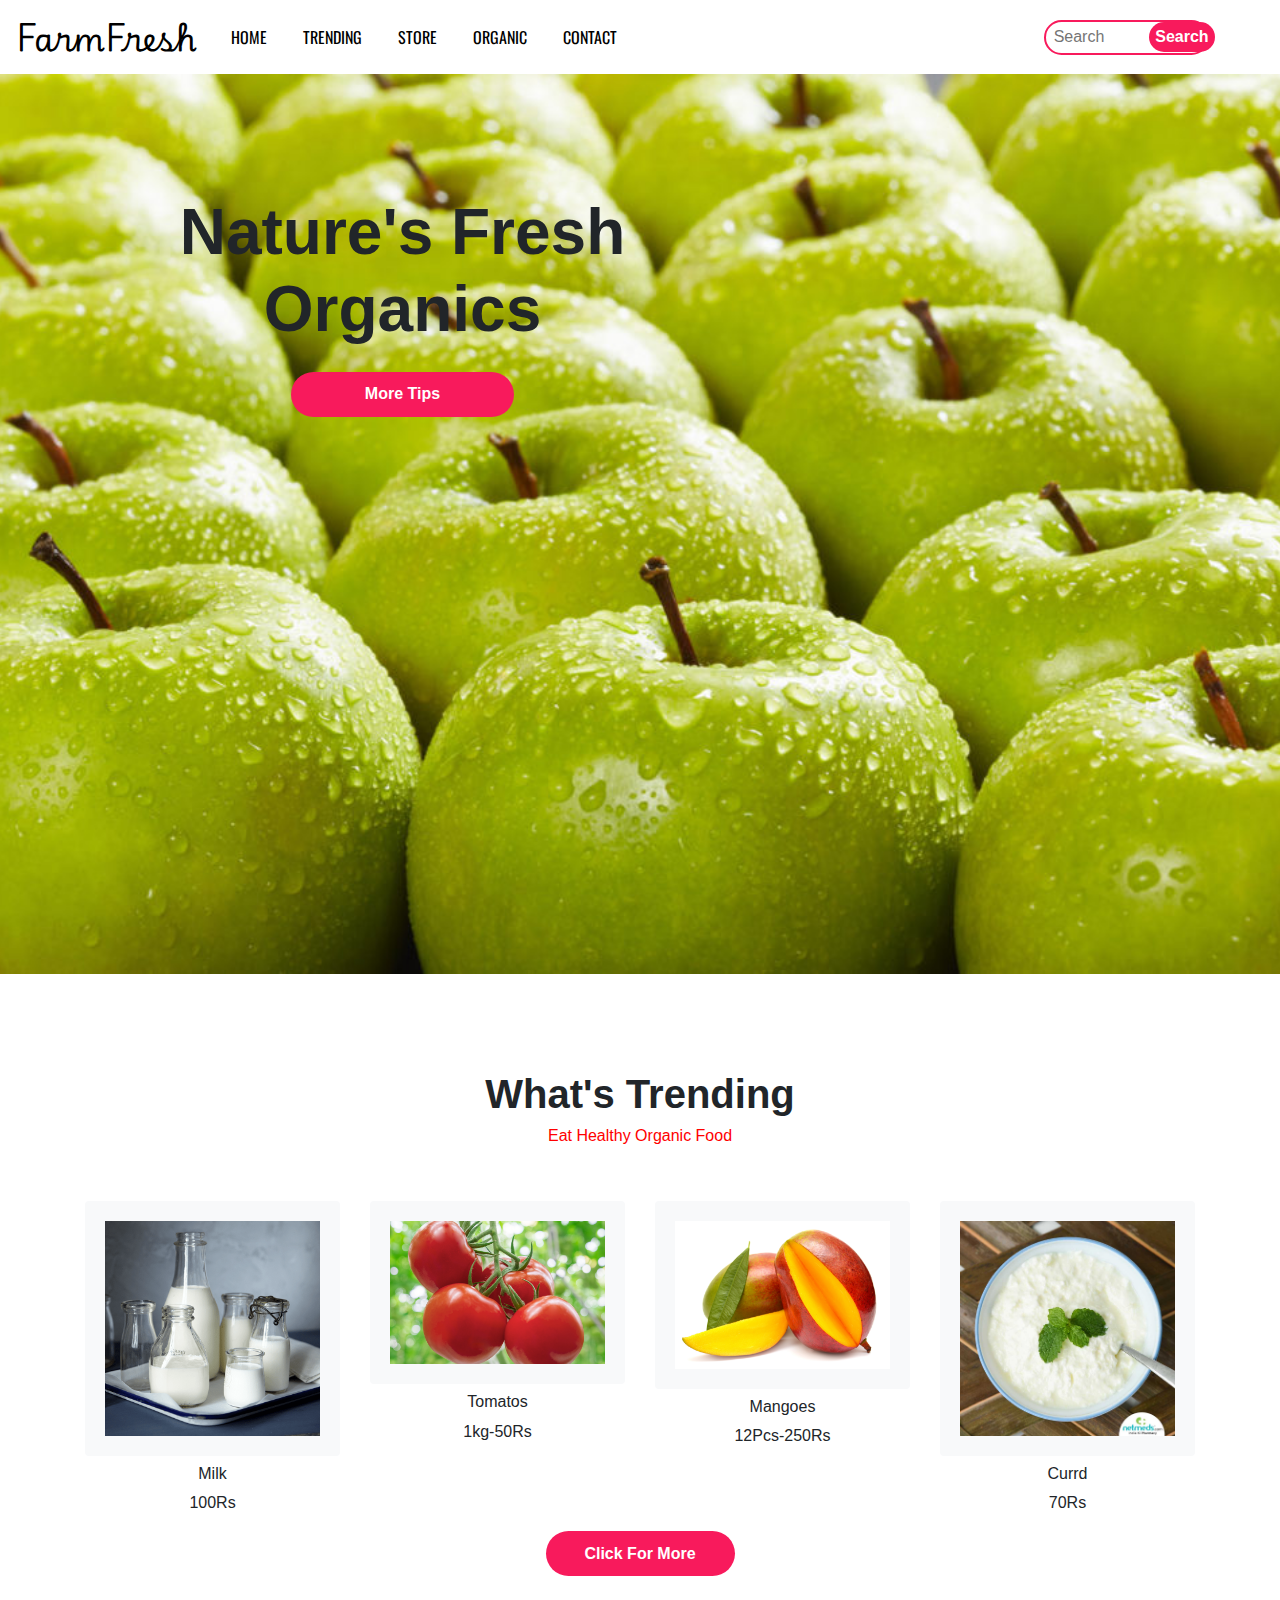
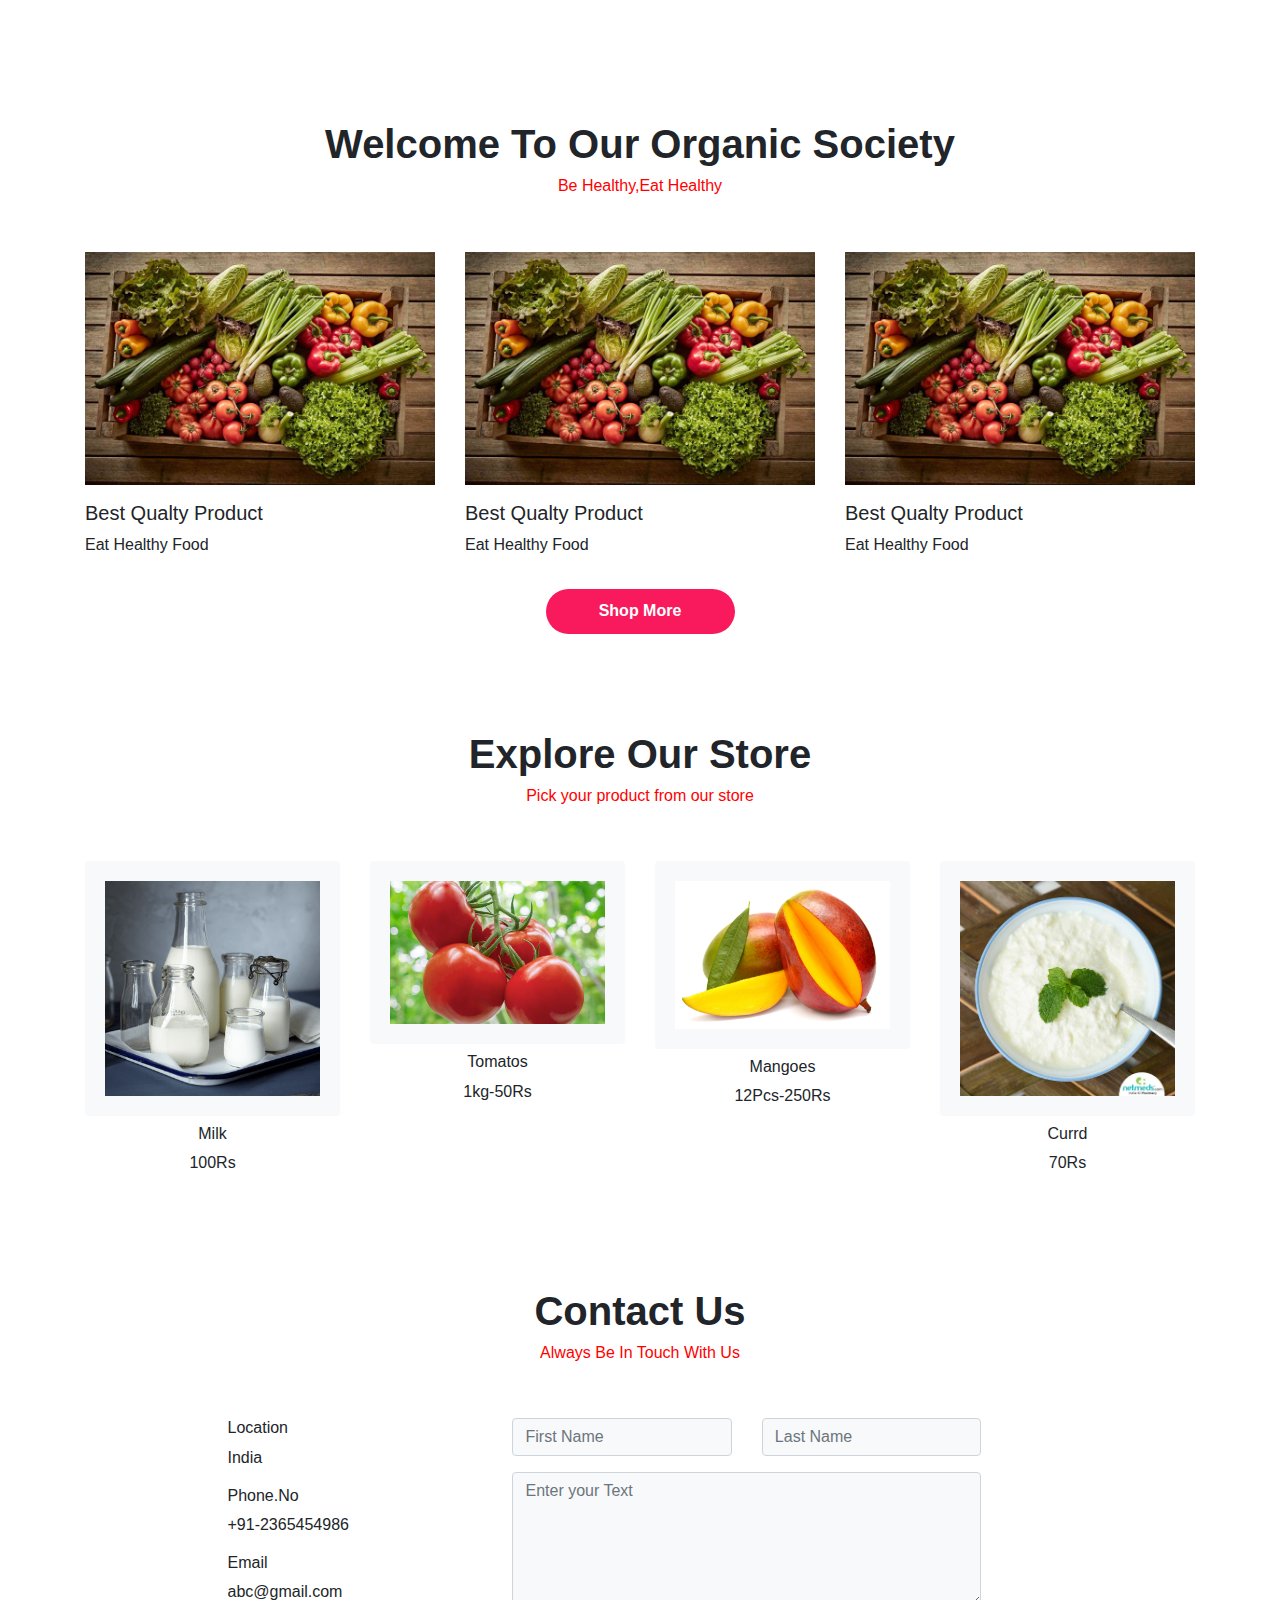
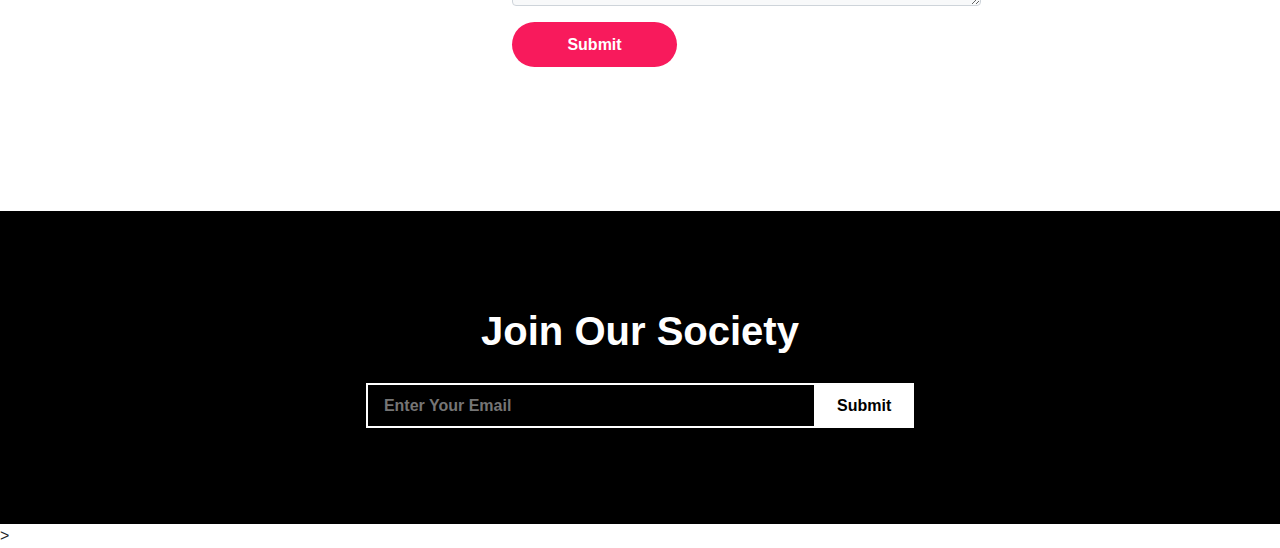
<file: index.html>
<!doctype html>
<html lang="en">
  <head>
    <!-- Required meta tags -->
    <meta charset="utf-8">
    <meta name="viewport" content="width=device-width, initial-scale=1, shrink-to-fit=no">

    <link rel="preconnect" href="https://fonts.googleapis.com">
    <link rel="preconnect" href="https://fonts.gstatic.com" crossorigin>
    <link href="https://fonts.googleapis.com/css2?family=Oswald:wght@200..700&family=Playwrite+AT:ital,wght@0,100..400;1,100..400&display=swap" rel="stylesheet">

    <!-- Bootstrap CSS -->
    <link rel="stylesheet" href="https://cdn.jsdelivr.net/npm/bootstrap@4.3.1/dist/css/bootstrap.min.css" integrity="sha384-ggOyR0iXCbMQv3Xipma34MD+dH/1fQ784/j6cY/iJTQUOhcWr7x9JvoRxT2MZw1T" crossorigin="anonymous">
    <link rel="stylesheet" href="./style.css">
    <title>Responsive Landing Page</title>
  </head>
  <body>
    <nav class="navbar navbar-expand-lg">
        <a class="navbar-brand" href="#">FarmFresh</a>
        <button class="navbar-toggler" type="button" data-toggle="collapse" data-target="#navbarSupportedContent" aria-controls="navbarSupportedContent" aria-expanded="false" aria-label="Toggle navigation">
          <span class="navbar-toggler-icon"></span>
        </button>
      
        <div class="collapse navbar-collapse" id="navbarSupportedContent">
          <ul class="navbar-nav mr-auto">
            <li class="nav-item active">
              <a class="nav-link" href="#">Home <span class="sr-only">(current)</span></a>
            </li>
            <li class="nav-item">
              <a class="nav-link" href="#">Trending</a>
            </li>
            <li class="nav-item">
              <a class="nav-link" href="#">Store</a>
            </li>
            <li class="nav-item">
              <a class="nav-link" href="#">Organic</a>
            </li>
            <li class="nav-item">
                <a class="nav-link" href="#">Contact</a>
              </li>
          </ul>
          <form class="form-inline my-2 my-lg-0">
            <input class=" px-2 search" type="search" placeholder="Search" aria-label="Search">
            <button class="btn0" type="submit">Search</button>
          </form>
        </div>
      </nav>

      <section class="main">
        <div class="container py-5">
            <div class="row py-4">
                <div class="col-lg-7 pt-5 text-center">
                    <h1>Nature's Fresh Organics</h1>
                    <button class="btn1 mt-3">More Tips</button>
                </div>
            </div>
        </div>
      </section>
      <!--
      <section class="new">
        <div class="container py-5">
            <div class="row pt-5" >
                <div class="col-lg-7 m-auto">
                    <div class="row text-center">
                        <div class="col-lg-4">
                            <img src="./img/apple.png" class="img-luid" alt="">
                            <h6>Apple</h6>

                        </div>
                        <div class="col-lg-4">
                            <img src="./img/berry.jpeg" class="img-luid" alt="">
                            <h6>Berry</h6>
                            
                        </div>
                        <div class="col-lg-4">
                            <img src="./img/orange.jpeg" class="img-luid" alt="">
                            <h6>Orange</h6>
                            
                        </div>
                    </div>
                </div>
            </div>
        </div>
      </section>
    -->

    <section class="product">
        <div class="container py-5">
            <div class="row py-5">
                <div class="col-lg-5 m-auto text-center">
                    <h1>What's Trending</h1>
                    <h6 style="color: red;">Eat Healthy Organic Food</h6>
                </div>
            </div>
            <div class="row">
                <div class="col-lg-3 text-center">
                    <div class="card border-0 bg-light mb-2">
                        <div class="card-body">
                            <img src="./img/diary.png" class="img-fluid" alt="">
                        </div>
                    </div>
                    <h6>Milk</h6>
                    <p>100Rs</p>
                </div>
                <div class="col-lg-3 text-center">
                    <div class="card border-0 bg-light mb-2">
                        <div class="card-body">
                            <img src="./img/tomato.jpeg" class="img-fluid" alt="">
                        </div>
                    </div>
                    <h6>Tomatos</h6>
                    <p>1kg-50Rs</p>
                </div>
                <div class="col-lg-3 text-center">
                    <div class="card border-0 bg-light mb-2">
                        <div class="card-body">
                            <img src="./img/mango.jpeg" class="img-fluid" alt="">
                        </div>
                    </div>
                    <h6>Mangoes</h6>
                    <p>12Pcs-250Rs</p>
                </div>
                <div class="col-lg-3 text-center">
                    <div class="card border-0 bg-light mb-2">
                        <div class="card-body">
                            <img src="./img/curd.jpg" class="img-fluid" alt="">
                        </div>
                    </div>
                    <h6>Currd</h6>
                    <p>70Rs</p>
                </div>
            </div>
            <div class="row">
                <div class="col-lg-6 text-center m-auto">
                    <button class="btn1">Click For More</button>

                </div>
            </div>
        </div>
    </section>

    <section class="about">
        <div class="container py-5">
            <div class="row py-5">
                <div class="col-lg-8 m-auto text-center">
                    <h1>Welcome To Our Organic Society</h1>
                    <h6 style="color: red;">Be Healthy,Eat Healthy</h6>
                </div>
            </div>
            <div class="row">
                <div class="col-lg-4">
                    <img src="./img/organic.jpg" class="img-fluid mb-3" alt="">
                    <h5>Best Qualty Product</h5>
                    <p>Eat Healthy Food</p>
                </div>
                <div class="col-lg-4">
                    <img src="./img/organic.jpg" class="img-fluid mb-3" alt="">
                    <h5>Best Qualty Product</h5>
                    <p>Eat Healthy Food</p>
                </div>
                <div class="col-lg-4">
                    <img src="./img/organic.jpg" class="img-fluid mb-3" alt="">
                    <h5>Best Qualty Product</h5>
                    <p>Eat Healthy Food</p>
                </div>
            </div>
            <div class="row pt-3">
                <div class="col-lg-6 text-center m-auto">
                    <button class="btn1">Shop More</button>
                </div>
            </div> 
        </div>
    </section>

    <section class="shop">
        <div class="container">
            <div class="row py-5">
                <div class="col-lg-8 m-auto text-center">
                    <h1>Explore Our Store</h1>
                    <h6 style="color: red;">Pick your product from our store</h6>
                </div>
            </div>
                <div class="row">
                    <div class="col-lg-3 text-center">
                        <div class="card border-0 bg-light mb-2">
                            <div class="card-body">
                                <img src="./img/diary.png" class="img-fluid" alt="">
                            </div>
                        </div>
                        <h6>Milk</h6>
                        <p>100Rs</p>
                    </div>
                    <div class="col-lg-3 text-center">
                        <div class="card border-0 bg-light mb-2">
                            <div class="card-body">
                                <img src="./img/tomato.jpeg" class="img-fluid" alt="">
                            </div>
                        </div>
                        <h6>Tomatos</h6>
                        <p>1kg-50Rs</p>
                    </div>
                    <div class="col-lg-3 text-center">
                        <div class="card border-0 bg-light mb-2">
                            <div class="card-body">
                                <img src="./img/mango.jpeg" class="img-fluid" alt="">
                            </div>
                        </div>
                        <h6>Mangoes</h6>
                        <p>12Pcs-250Rs</p>
                    </div>
                    <div class="col-lg-3 text-center">
                        <div class="card border-0 bg-light mb-2">
                            <div class="card-body">
                                <img src="./img/curd.jpg" class="img-fluid" alt="">
                            </div>
                        </div>
                        <h6>Currd</h6>
                        <p>70Rs</p>
                    </div>
                </div>
            </div>
        </div>
    </section>

    <section class="contact py-5">
        <div class="container py-5">
            <div class="row">
                <div class="col-lg-5 m-auto text-center">
                    <h1>Contact Us</h1>
                    <h6 style="color: red;">Always Be In Touch With Us</h6>
                </div>
            </div>
            <div class="row py-5">
                <div class="col-lg-9 m-auto">
                    <div class="row">
                        <div class="col-lg-4">
                            <h6>Location</h6>
                            <p>India</p>
                
                            <h6>Phone.No</h6>
                            <p>+91-2365454986</p>
                        
                            <h6>Email</h6>
                            <p>abc@gmail.com</p>
                        </div>
                        <div class="col-lg-7">
                            <div class="row">
                                <div class="col-lg-6">
                                    <input type="text" class="form-control bg-light" placeholder="First Name">
                                </div>
                                <div class="col-lg-6">
                                    <input type="text" class="form-control bg-light" placeholder="Last Name">
                                </div>
                            </div>
                            <div class="row">
                                <div class="col-lg-12 py-3">
                                    <textarea name="" class="form-control bg-light" placeholder="Enter your Text" id="" cols="10" rows="5" ></textarea>
                                </div>
                            </div>
                            <button class="btn1">Submit</button>
                        </div>
                    </div>
                </div>
            </div>
        </div>
    </section>

    <section class="news py-5">
        <div class="container py-5">
            <div class="row">
                <div class="col-lg-9 m-auto text-center">
                    <h1>Join Our Society </h1>
                    <input type="text" class="px-3" placeholder="Enter Your Email">
                    <button class="btn2">Submit</button>
                </div>
            </div>
            
        </div>
    </section>

    <!-- Optional JavaScript -->
    <!-- jQuery first, then Popper.js, then Bootstrap JS -->
    <script src="https://code.jquery.com/jquery-3.3.1.slim.min.js" integrity="sha384-q8i/X+965DzO0rT7abK41JStQIAqVgRVzpbzo5smXKp4YfRvH+8abtTE1Pi6jizo" crossorigin="anonymous"></script>
    <script src="https://cdn.jsdelivr.net/npm/popper.js@1.14.7/dist/umd/popper.min.js" integrity="sha384-UO2eT0CpHqdSJQ6hJty5KVphtPhzWj9WO1clHTMGa3JDZwrnQq4sF86dIHNDz0W1" crossorigin="anonymous"></script>
    <script src="https://cdn.jsdelivr.net/npm/bootstrap@4.3.1/dist/js/bootstrap.min.js" integrity="sha384-JjSmVgyd0p3pXB1rRibZUAYoIIy6OrQ6VrjIEaFf/nJGzIxFDsf4x0xIM+B07jRM" crossorigin="anonymous"></script>>
  </body>
</html>
</file>
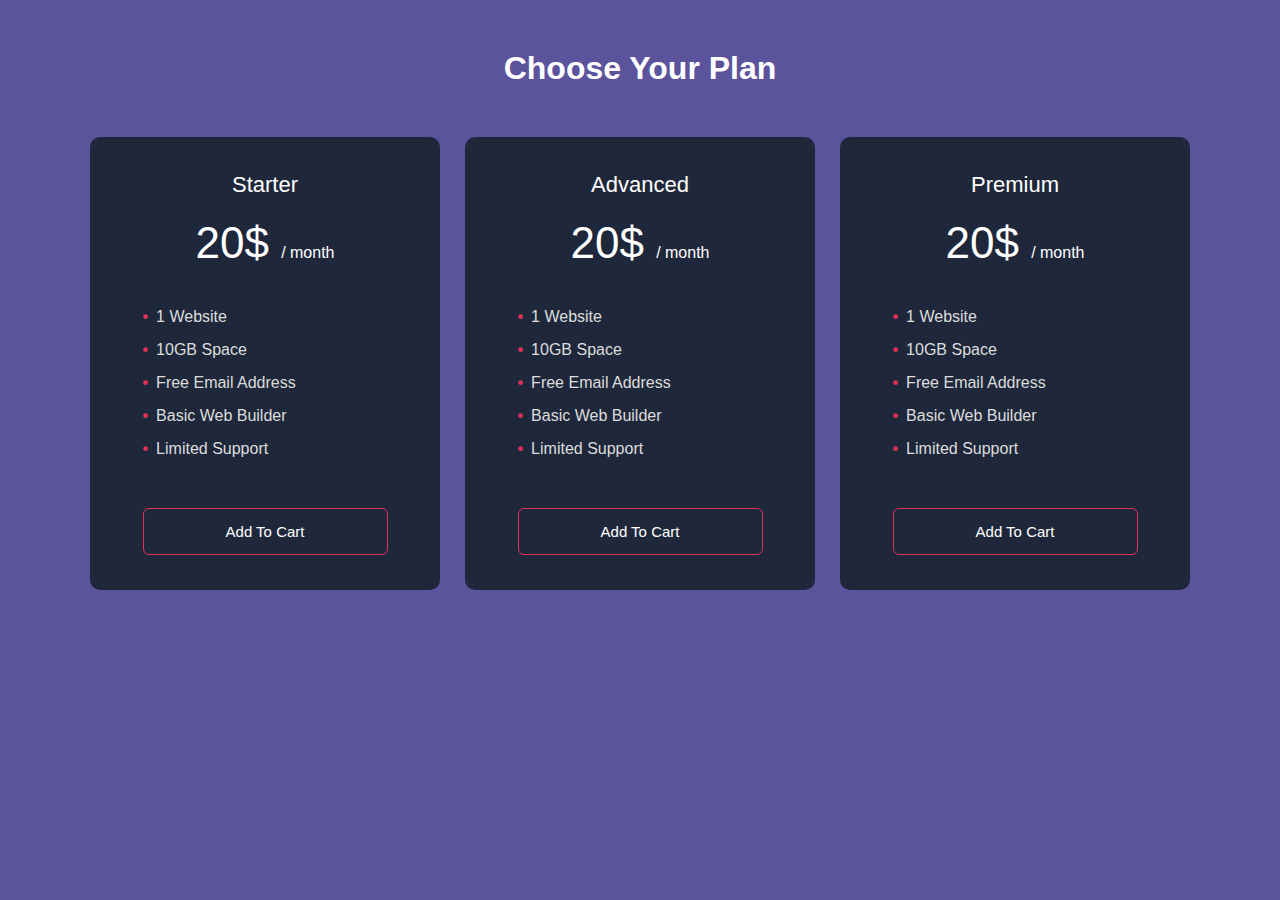
<file: Task-1A(ii)/index.html>
<!DOCTYPE html>
<html lang="en">
<head>
    <meta charset="UTF-8">
    <meta name="viewport" content="width=device-width, initial-scale=1.0">
    <title>Document</title>
    <link rel="stylesheet" href="style.css">
</head>
<body>
    <div class="container">
        <h2>Choose Your Plan</h2>
        <div class="price-row">
            <div class="price-col">
                <p>Starter</p>
                <h3>20$ <span>/ month</span></h3>
                <ul>
                    <li>1 Website</li>
                    <li>10GB Space</li>
                    <li>Free Email Address</li>
                    <li>Basic Web Builder</li>
                    <li>Limited Support</li>
                </ul>
                <button>Add To Cart</button>
            </div>
            <div class="price-col">
                <p>Advanced</p>
                <h3>20$ <span>/ month</span></h3>
                <ul>
                    <li>1 Website</li>
                    <li>10GB Space</li>
                    <li>Free Email Address</li>
                    <li>Basic Web Builder</li>
                    <li>Limited Support</li>
                </ul>
                <button>Add To Cart</button>
            </div>
            <div class="price-col">
                <p>Premium</p>
                <h3>20$ <span>/ month</span></h3>
                <ul>
                    <li>1 Website</li>
                    <li>10GB Space</li>
                    <li>Free Email Address</li>
                    <li>Basic Web Builder</li>
                    <li>Limited Support</li>
                </ul>
                <button>Add To Cart</button>
            </div>
        </div>

    </div>
    
</body>
</html>
</file>
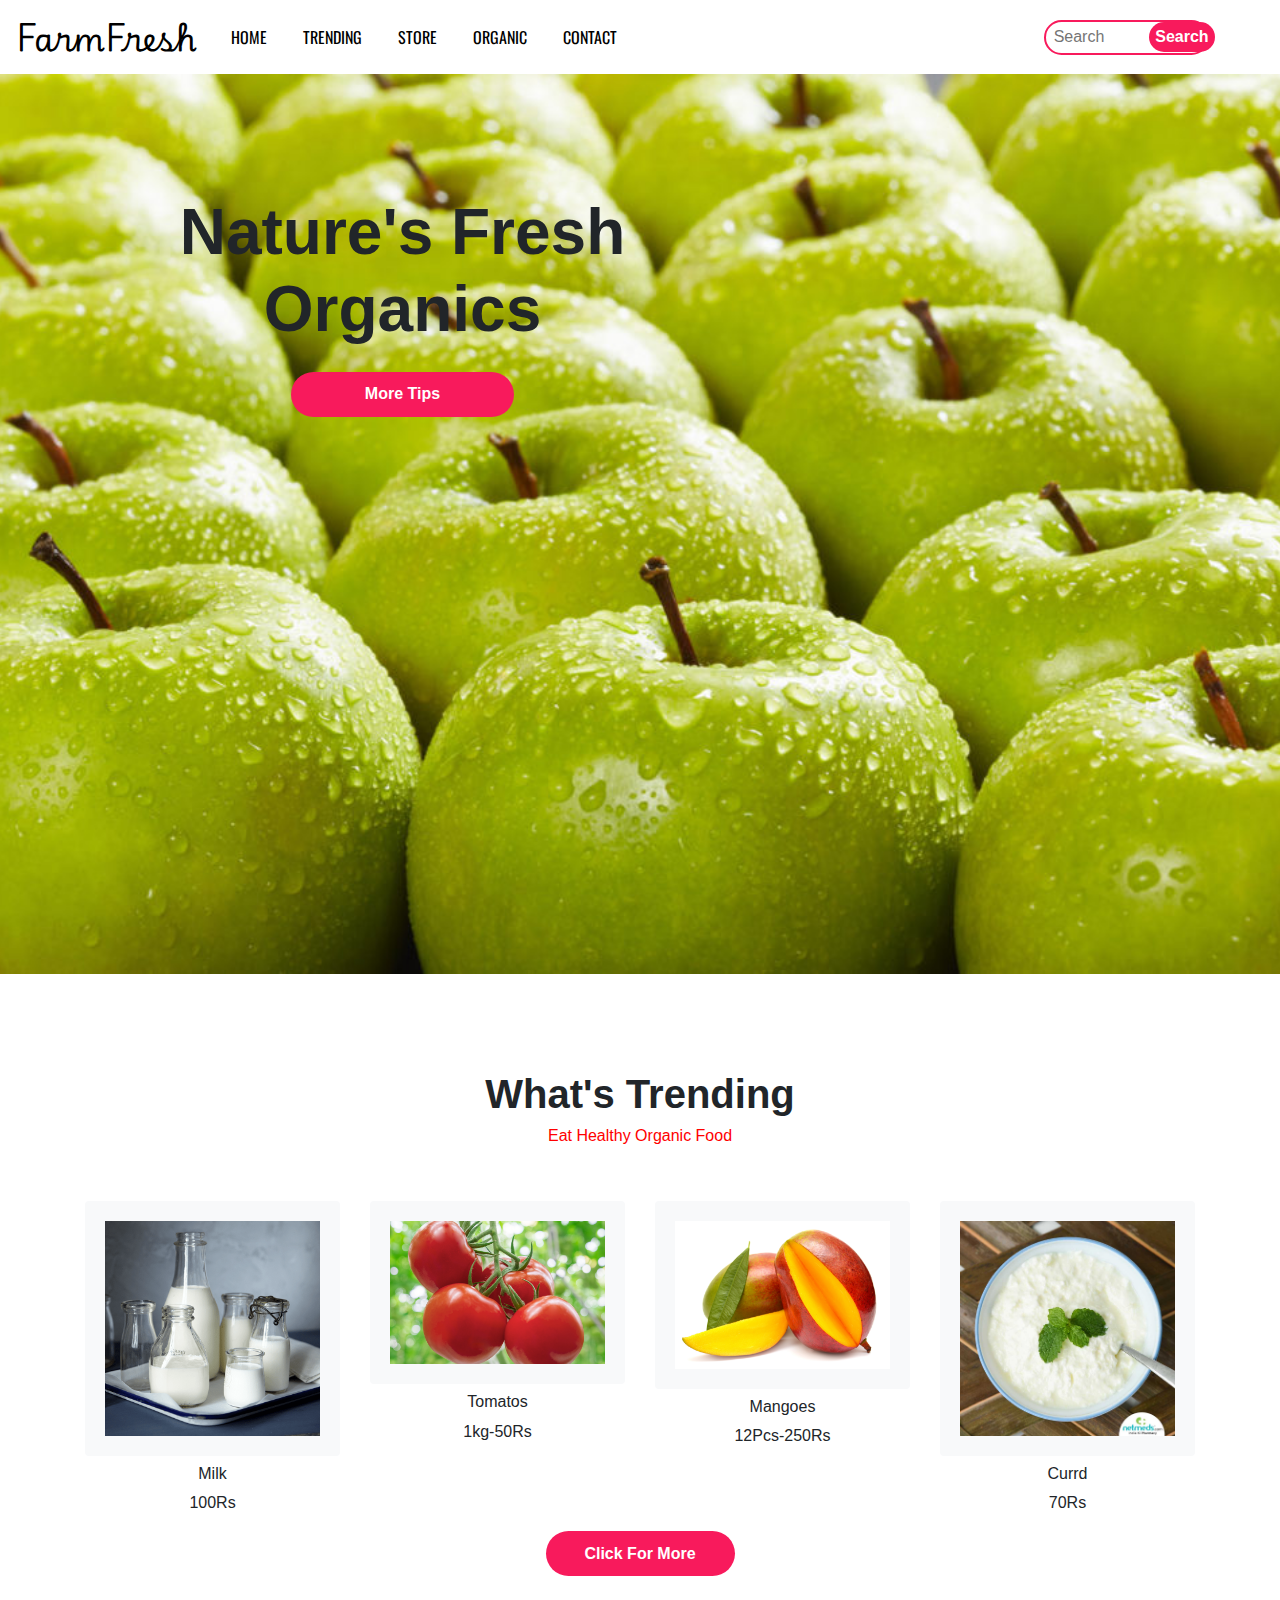
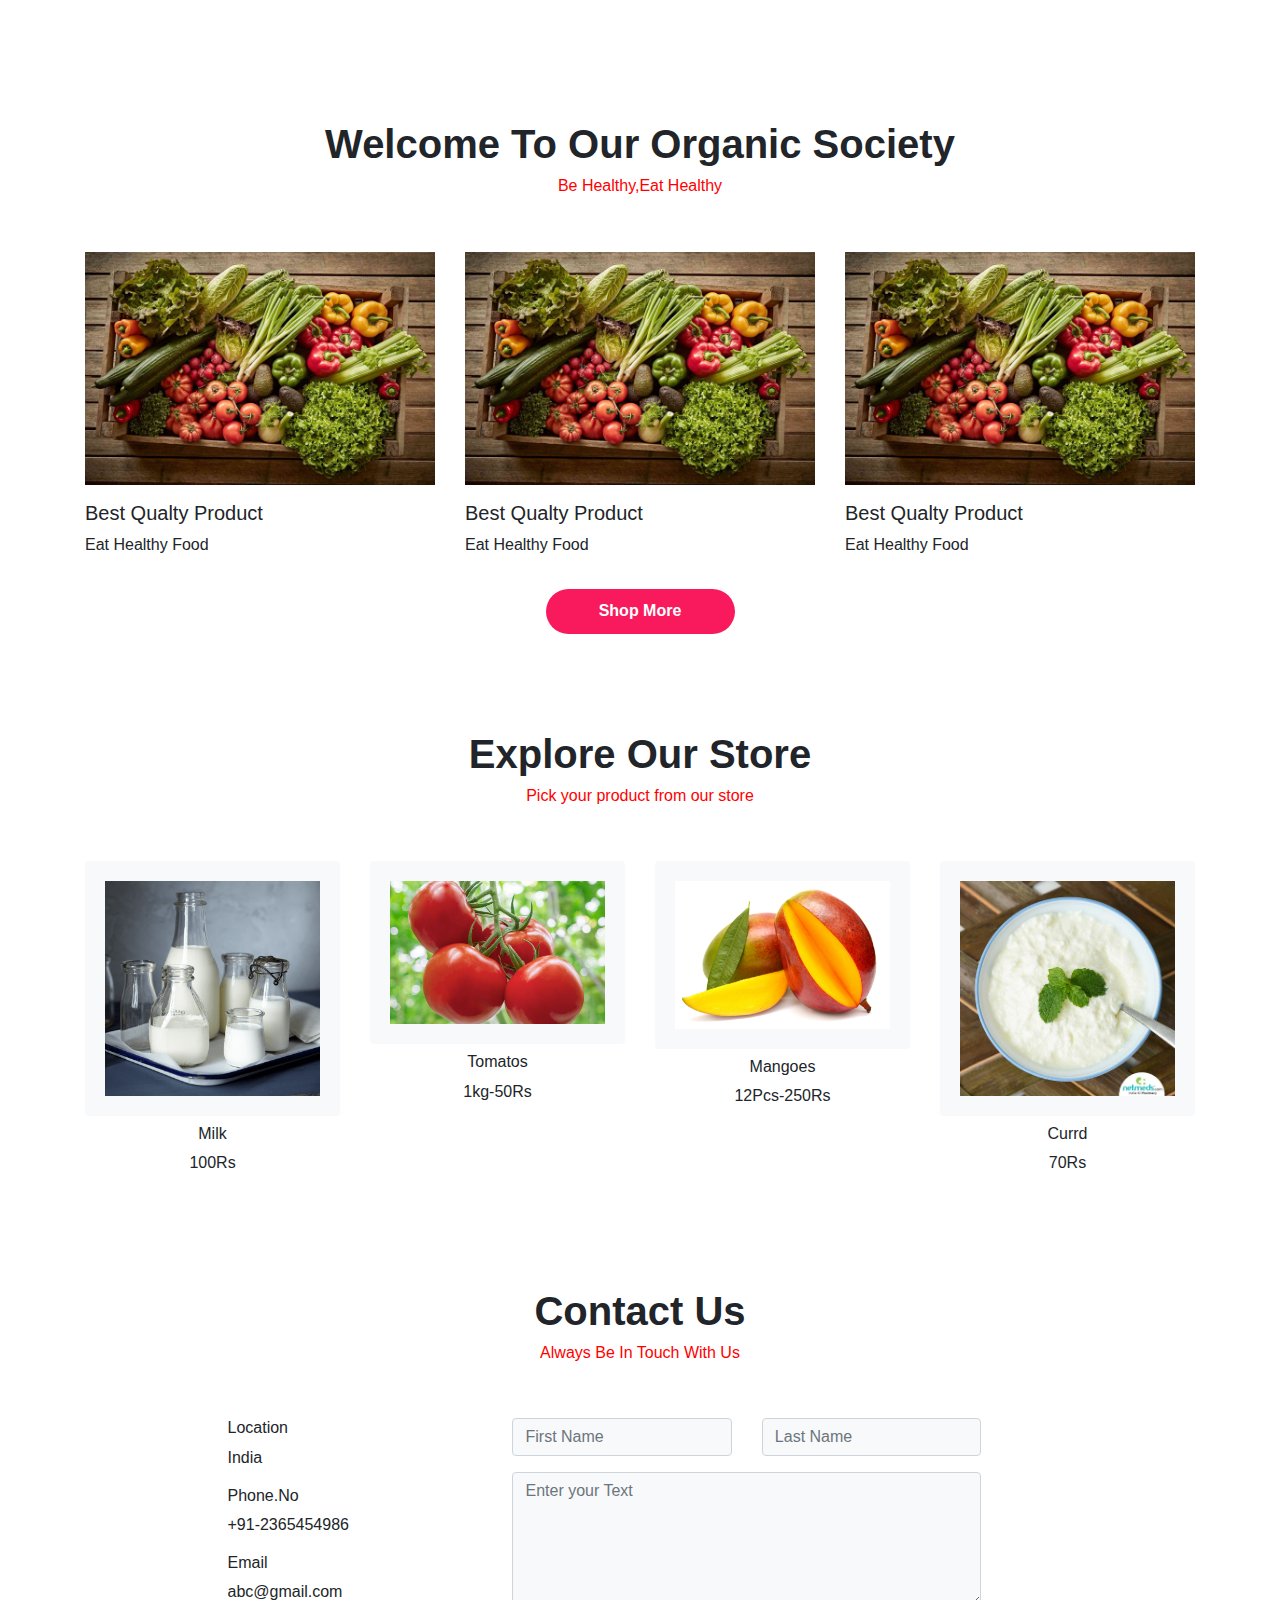
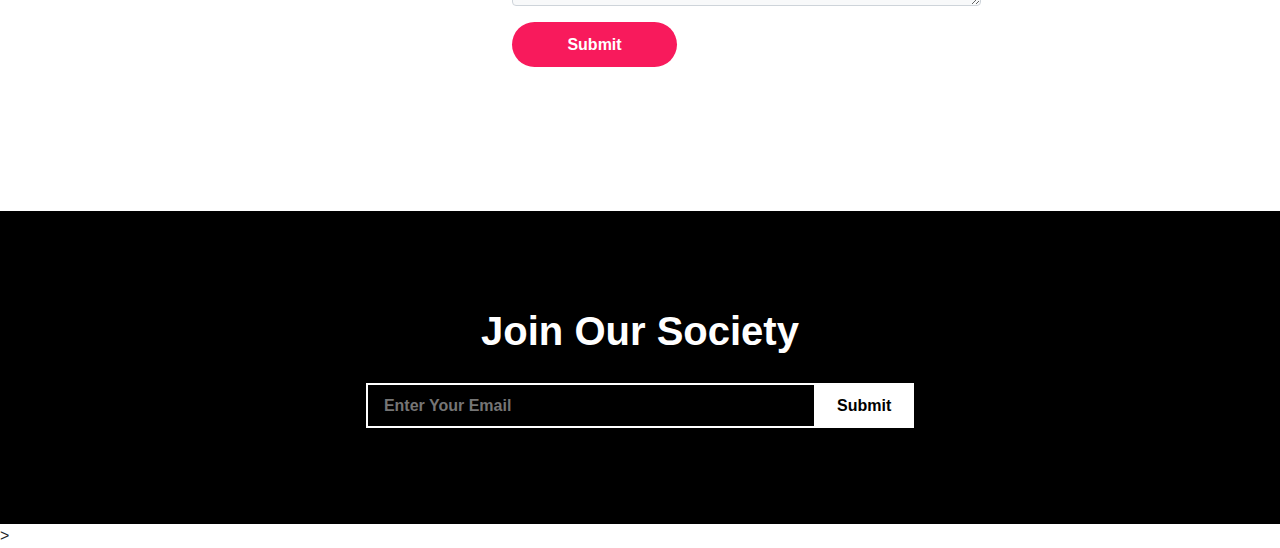
<file: Task-1A/index.html>
<!doctype html>
<html lang="en">
  <head>
    <!-- Required meta tags -->
    <meta charset="utf-8">
    <meta name="viewport" content="width=device-width, initial-scale=1, shrink-to-fit=no">

    <link rel="preconnect" href="https://fonts.googleapis.com">
    <link rel="preconnect" href="https://fonts.gstatic.com" crossorigin>
    <link href="https://fonts.googleapis.com/css2?family=Oswald:wght@200..700&family=Playwrite+AT:ital,wght@0,100..400;1,100..400&display=swap" rel="stylesheet">

    <!-- Bootstrap CSS -->
    <link rel="stylesheet" href="https://cdn.jsdelivr.net/npm/bootstrap@4.3.1/dist/css/bootstrap.min.css" integrity="sha384-ggOyR0iXCbMQv3Xipma34MD+dH/1fQ784/j6cY/iJTQUOhcWr7x9JvoRxT2MZw1T" crossorigin="anonymous">
    <link rel="stylesheet" href="./style.css">
    <title>Responsive Landing Page</title>
  </head>
  <body>
    <nav class="navbar navbar-expand-lg">
        <a class="navbar-brand" href="#">FarmFresh</a>
        <button class="navbar-toggler" type="button" data-toggle="collapse" data-target="#navbarSupportedContent" aria-controls="navbarSupportedContent" aria-expanded="false" aria-label="Toggle navigation">
          <span class="navbar-toggler-icon"></span>
        </button>
      
        <div class="collapse navbar-collapse" id="navbarSupportedContent">
          <ul class="navbar-nav mr-auto">
            <li class="nav-item active">
              <a class="nav-link" href="#">Home <span class="sr-only">(current)</span></a>
            </li>
            <li class="nav-item">
              <a class="nav-link" href="#">Trending</a>
            </li>
            <li class="nav-item">
              <a class="nav-link" href="#">Store</a>
            </li>
            <li class="nav-item">
              <a class="nav-link" href="#">Organic</a>
            </li>
            <li class="nav-item">
                <a class="nav-link" href="#">Contact</a>
              </li>
          </ul>
          <form class="form-inline my-2 my-lg-0">
            <input class=" px-2 search" type="search" placeholder="Search" aria-label="Search">
            <button class="btn0" type="submit">Search</button>
          </form>
        </div>
      </nav>

      <section class="main">
        <div class="container py-5">
            <div class="row py-4">
                <div class="col-lg-7 pt-5 text-center">
                    <h1>Nature's Fresh Organics</h1>
                    <button class="btn1 mt-3">More Tips</button>
                </div>
            </div>
        </div>
      </section>
      <!--
      <section class="new">
        <div class="container py-5">
            <div class="row pt-5" >
                <div class="col-lg-7 m-auto">
                    <div class="row text-center">
                        <div class="col-lg-4">
                            <img src="./img/apple.png" class="img-luid" alt="">
                            <h6>Apple</h6>

                        </div>
                        <div class="col-lg-4">
                            <img src="./img/berry.jpeg" class="img-luid" alt="">
                            <h6>Berry</h6>
                            
                        </div>
                        <div class="col-lg-4">
                            <img src="./img/orange.jpeg" class="img-luid" alt="">
                            <h6>Orange</h6>
                            
                        </div>
                    </div>
                </div>
            </div>
        </div>
      </section>
    -->

    <section class="product">
        <div class="container py-5">
            <div class="row py-5">
                <div class="col-lg-5 m-auto text-center">
                    <h1>What's Trending</h1>
                    <h6 style="color: red;">Eat Healthy Organic Food</h6>
                </div>
            </div>
            <div class="row">
                <div class="col-lg-3 text-center">
                    <div class="card border-0 bg-light mb-2">
                        <div class="card-body">
                            <img src="./img/diary.png" class="img-fluid" alt="">
                        </div>
                    </div>
                    <h6>Milk</h6>
                    <p>100Rs</p>
                </div>
                <div class="col-lg-3 text-center">
                    <div class="card border-0 bg-light mb-2">
                        <div class="card-body">
                            <img src="./img/tomato.jpeg" class="img-fluid" alt="">
                        </div>
                    </div>
                    <h6>Tomatos</h6>
                    <p>1kg-50Rs</p>
                </div>
                <div class="col-lg-3 text-center">
                    <div class="card border-0 bg-light mb-2">
                        <div class="card-body">
                            <img src="./img/mango.jpeg" class="img-fluid" alt="">
                        </div>
                    </div>
                    <h6>Mangoes</h6>
                    <p>12Pcs-250Rs</p>
                </div>
                <div class="col-lg-3 text-center">
                    <div class="card border-0 bg-light mb-2">
                        <div class="card-body">
                            <img src="./img/curd.jpg" class="img-fluid" alt="">
                        </div>
                    </div>
                    <h6>Currd</h6>
                    <p>70Rs</p>
                </div>
            </div>
            <div class="row">
                <div class="col-lg-6 text-center m-auto">
                    <button class="btn1">Click For More</button>

                </div>
            </div>
        </div>
    </section>

    <section class="about">
        <div class="container py-5">
            <div class="row py-5">
                <div class="col-lg-8 m-auto text-center">
                    <h1>Welcome To Our Organic Society</h1>
                    <h6 style="color: red;">Be Healthy,Eat Healthy</h6>
                </div>
            </div>
            <div class="row">
                <div class="col-lg-4">
                    <img src="./img/organic.jpg" class="img-fluid mb-3" alt="">
                    <h5>Best Qualty Product</h5>
                    <p>Eat Healthy Food</p>
                </div>
                <div class="col-lg-4">
                    <img src="./img/organic.jpg" class="img-fluid mb-3" alt="">
                    <h5>Best Qualty Product</h5>
                    <p>Eat Healthy Food</p>
                </div>
                <div class="col-lg-4">
                    <img src="./img/organic.jpg" class="img-fluid mb-3" alt="">
                    <h5>Best Qualty Product</h5>
                    <p>Eat Healthy Food</p>
                </div>
            </div>
            <div class="row pt-3">
                <div class="col-lg-6 text-center m-auto">
                    <button class="btn1">Shop More</button>
                </div>
            </div> 
        </div>
    </section>

    <section class="shop">
        <div class="container">
            <div class="row py-5">
                <div class="col-lg-8 m-auto text-center">
                    <h1>Explore Our Store</h1>
                    <h6 style="color: red;">Pick your product from our store</h6>
                </div>
            </div>
                <div class="row">
                    <div class="col-lg-3 text-center">
                        <div class="card border-0 bg-light mb-2">
                            <div class="card-body">
                                <img src="./img/diary.png" class="img-fluid" alt="">
                            </div>
                        </div>
                        <h6>Milk</h6>
                        <p>100Rs</p>
                    </div>
                    <div class="col-lg-3 text-center">
                        <div class="card border-0 bg-light mb-2">
                            <div class="card-body">
                                <img src="./img/tomato.jpeg" class="img-fluid" alt="">
                            </div>
                        </div>
                        <h6>Tomatos</h6>
                        <p>1kg-50Rs</p>
                    </div>
                    <div class="col-lg-3 text-center">
                        <div class="card border-0 bg-light mb-2">
                            <div class="card-body">
                                <img src="./img/mango.jpeg" class="img-fluid" alt="">
                            </div>
                        </div>
                        <h6>Mangoes</h6>
                        <p>12Pcs-250Rs</p>
                    </div>
                    <div class="col-lg-3 text-center">
                        <div class="card border-0 bg-light mb-2">
                            <div class="card-body">
                                <img src="./img/curd.jpg" class="img-fluid" alt="">
                            </div>
                        </div>
                        <h6>Currd</h6>
                        <p>70Rs</p>
                    </div>
                </div>
            </div>
        </div>
    </section>

    <section class="contact py-5">
        <div class="container py-5">
            <div class="row">
                <div class="col-lg-5 m-auto text-center">
                    <h1>Contact Us</h1>
                    <h6 style="color: red;">Always Be In Touch With Us</h6>
                </div>
            </div>
            <div class="row py-5">
                <div class="col-lg-9 m-auto">
                    <div class="row">
                        <div class="col-lg-4">
                            <h6>Location</h6>
                            <p>India</p>
                
                            <h6>Phone.No</h6>
                            <p>+91-2365454986</p>
                        
                            <h6>Email</h6>
                            <p>abc@gmail.com</p>
                        </div>
                        <div class="col-lg-7">
                            <div class="row">
                                <div class="col-lg-6">
                                    <input type="text" class="form-control bg-light" placeholder="First Name">
                                </div>
                                <div class="col-lg-6">
                                    <input type="text" class="form-control bg-light" placeholder="Last Name">
                                </div>
                            </div>
                            <div class="row">
                                <div class="col-lg-12 py-3">
                                    <textarea name="" class="form-control bg-light" placeholder="Enter your Text" id="" cols="10" rows="5" ></textarea>
                                </div>
                            </div>
                            <button class="btn1">Submit</button>
                        </div>
                    </div>
                </div>
            </div>
        </div>
    </section>

    <section class="news py-5">
        <div class="container py-5">
            <div class="row">
                <div class="col-lg-9 m-auto text-center">
                    <h1>Join Our Society </h1>
                    <input type="text" class="px-3" placeholder="Enter Your Email">
                    <button class="btn2">Submit</button>
                </div>
            </div>
            
        </div>
    </section>

    <!-- Optional JavaScript -->
    <!-- jQuery first, then Popper.js, then Bootstrap JS -->
    <script src="https://code.jquery.com/jquery-3.3.1.slim.min.js" integrity="sha384-q8i/X+965DzO0rT7abK41JStQIAqVgRVzpbzo5smXKp4YfRvH+8abtTE1Pi6jizo" crossorigin="anonymous"></script>
    <script src="https://cdn.jsdelivr.net/npm/popper.js@1.14.7/dist/umd/popper.min.js" integrity="sha384-UO2eT0CpHqdSJQ6hJty5KVphtPhzWj9WO1clHTMGa3JDZwrnQq4sF86dIHNDz0W1" crossorigin="anonymous"></script>
    <script src="https://cdn.jsdelivr.net/npm/bootstrap@4.3.1/dist/js/bootstrap.min.js" integrity="sha384-JjSmVgyd0p3pXB1rRibZUAYoIIy6OrQ6VrjIEaFf/nJGzIxFDsf4x0xIM+B07jRM" crossorigin="anonymous"></script>>
  </body>
</html>
</file>
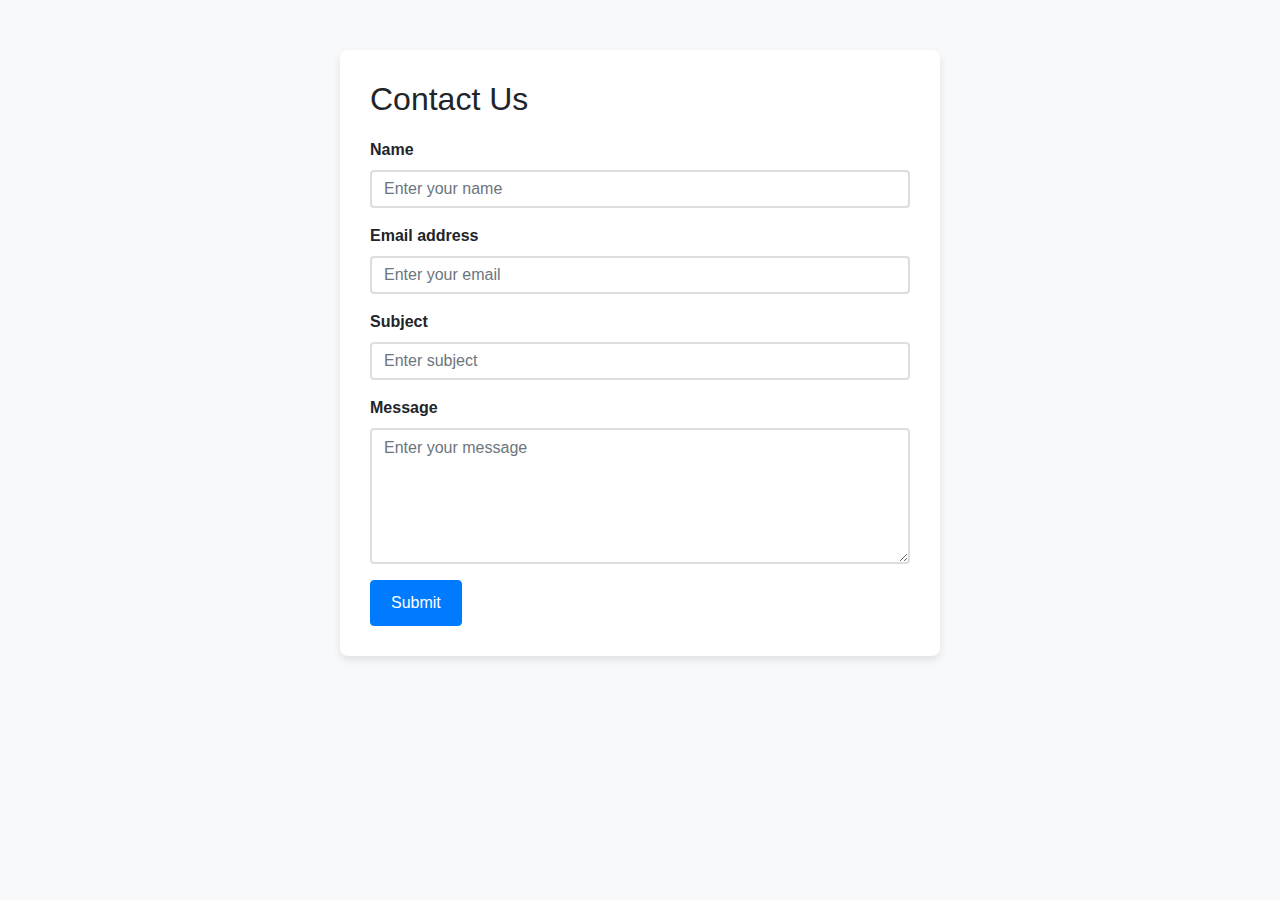
<file: Task-1B(ii)/index.html>
<!DOCTYPE html>
<html lang="en">
<head>
  <meta charset="UTF-8">
  <meta name="viewport" content="width=device-width, initial-scale=1.0">
  <title>Contact Form</title>
  <!-- Bootstrap CSS -->
  <link href="https://stackpath.bootstrapcdn.com/bootstrap/4.5.2/css/bootstrap.min.css" rel="stylesheet">
  <style>
    body {
      background-color: #f8f9fa;
    }
    .contact-form {
      background: #fff;
      padding: 30px;
      border-radius: 8px;
      box-shadow: 0 4px 8px rgba(0,0,0,0.1);
      max-width: 600px;
      margin: 50px auto;
    }
    .contact-form h2 {
      margin-bottom: 20px;
    }
    .contact-form .form-group label {
      font-weight: bold;
    }
    .contact-form .form-control {
      border: 2px solid #ddd;
      border-radius: 4px;
      box-shadow: none;
      transition: border-color 0.2s;
    }
    .contact-form .form-control:focus {
      border-color: #007bff;
    }
    .contact-form .btn {
      background-color: #007bff;
      border-color: #007bff;
      padding: 10px 20px;
      font-size: 16px;
      border-radius: 4px;
      transition: background-color 0.2s;
    }
    .contact-form .btn:hover {
      background-color: #0056b3;
    }
    .contact-form .invalid-feedback {
      font-size: 14px;
      color: #dc3545;
    }
  </style>
</head>
<body>

  <div class="container">
    <div class="contact-form">
      <h2>Contact Us</h2>
      <form>
        <div class="form-group">
          <label for="name">Name</label>
          <input type="text" class="form-control" id="name" placeholder="Enter your name" required>
          <div class="invalid-feedback">Please enter your name.</div>
        </div>
        <div class="form-group">
          <label for="email">Email address</label>
          <input type="email" class="form-control" id="email" placeholder="Enter your email" required>
          <div class="invalid-feedback">Please enter a valid email address.</div>
        </div>
        <div class="form-group">
          <label for="subject">Subject</label>
          <input type="text" class="form-control" id="subject" placeholder="Enter subject" required>
          <div class="invalid-feedback">Please enter a subject.</div>
        </div>
        <div class="form-group">
          <label for="message">Message</label>
          <textarea class="form-control" id="message" rows="5" placeholder="Enter your message" required></textarea>
          <div class="invalid-feedback">Please enter your message.</div>
        </div>
        <button type="submit" class="btn btn-primary">Submit</button>
      </form>
    </div>
  </div>

  <!-- Bootstrap JS and dependencies -->
  <script src="https://code.jquery.com/jquery-3.5.1.slim.min.js"></script>
  <script src="https://cdn.jsdelivr.net/npm/@popperjs/core@2.5.4/dist/umd/popper.min.js"></script>
  <script src="https://stackpath.bootstrapcdn.com/bootstrap/4.5.2/js/bootstrap.min.js"></script>
</body>
</html>
</file>
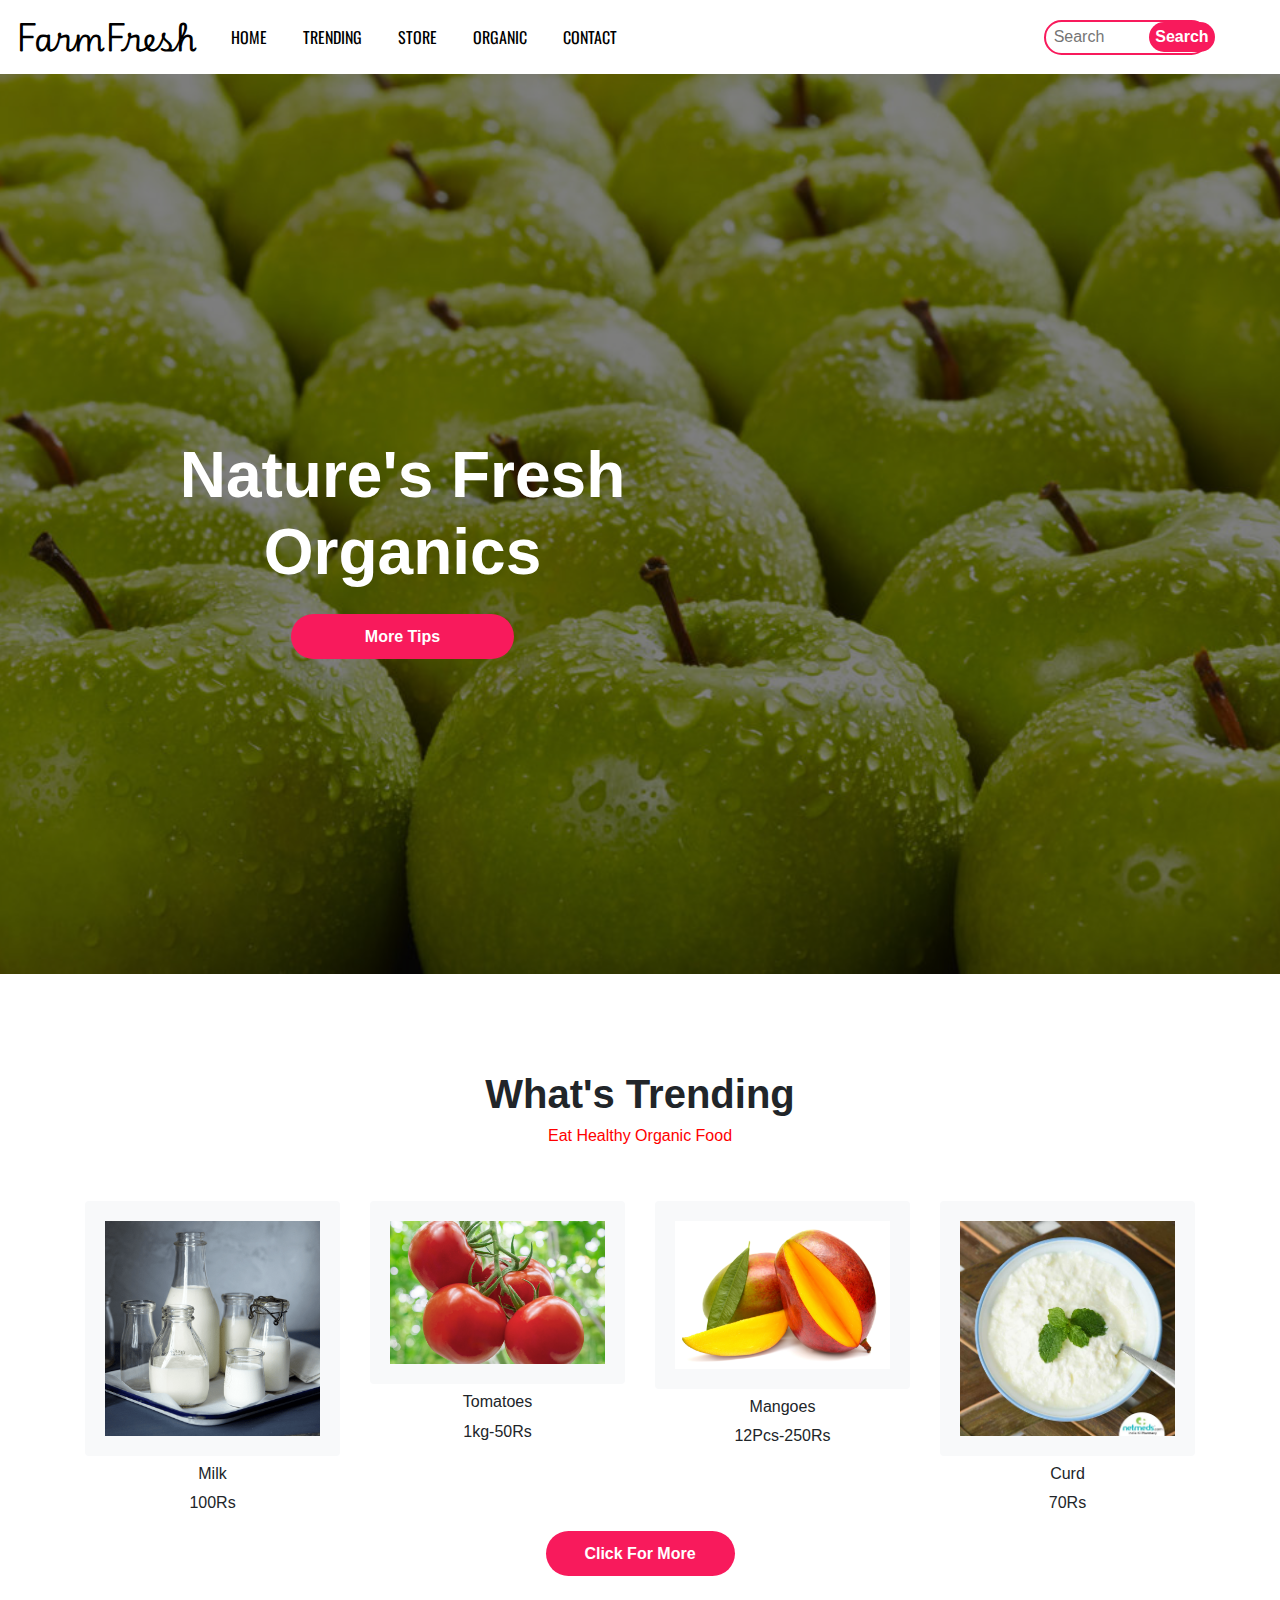
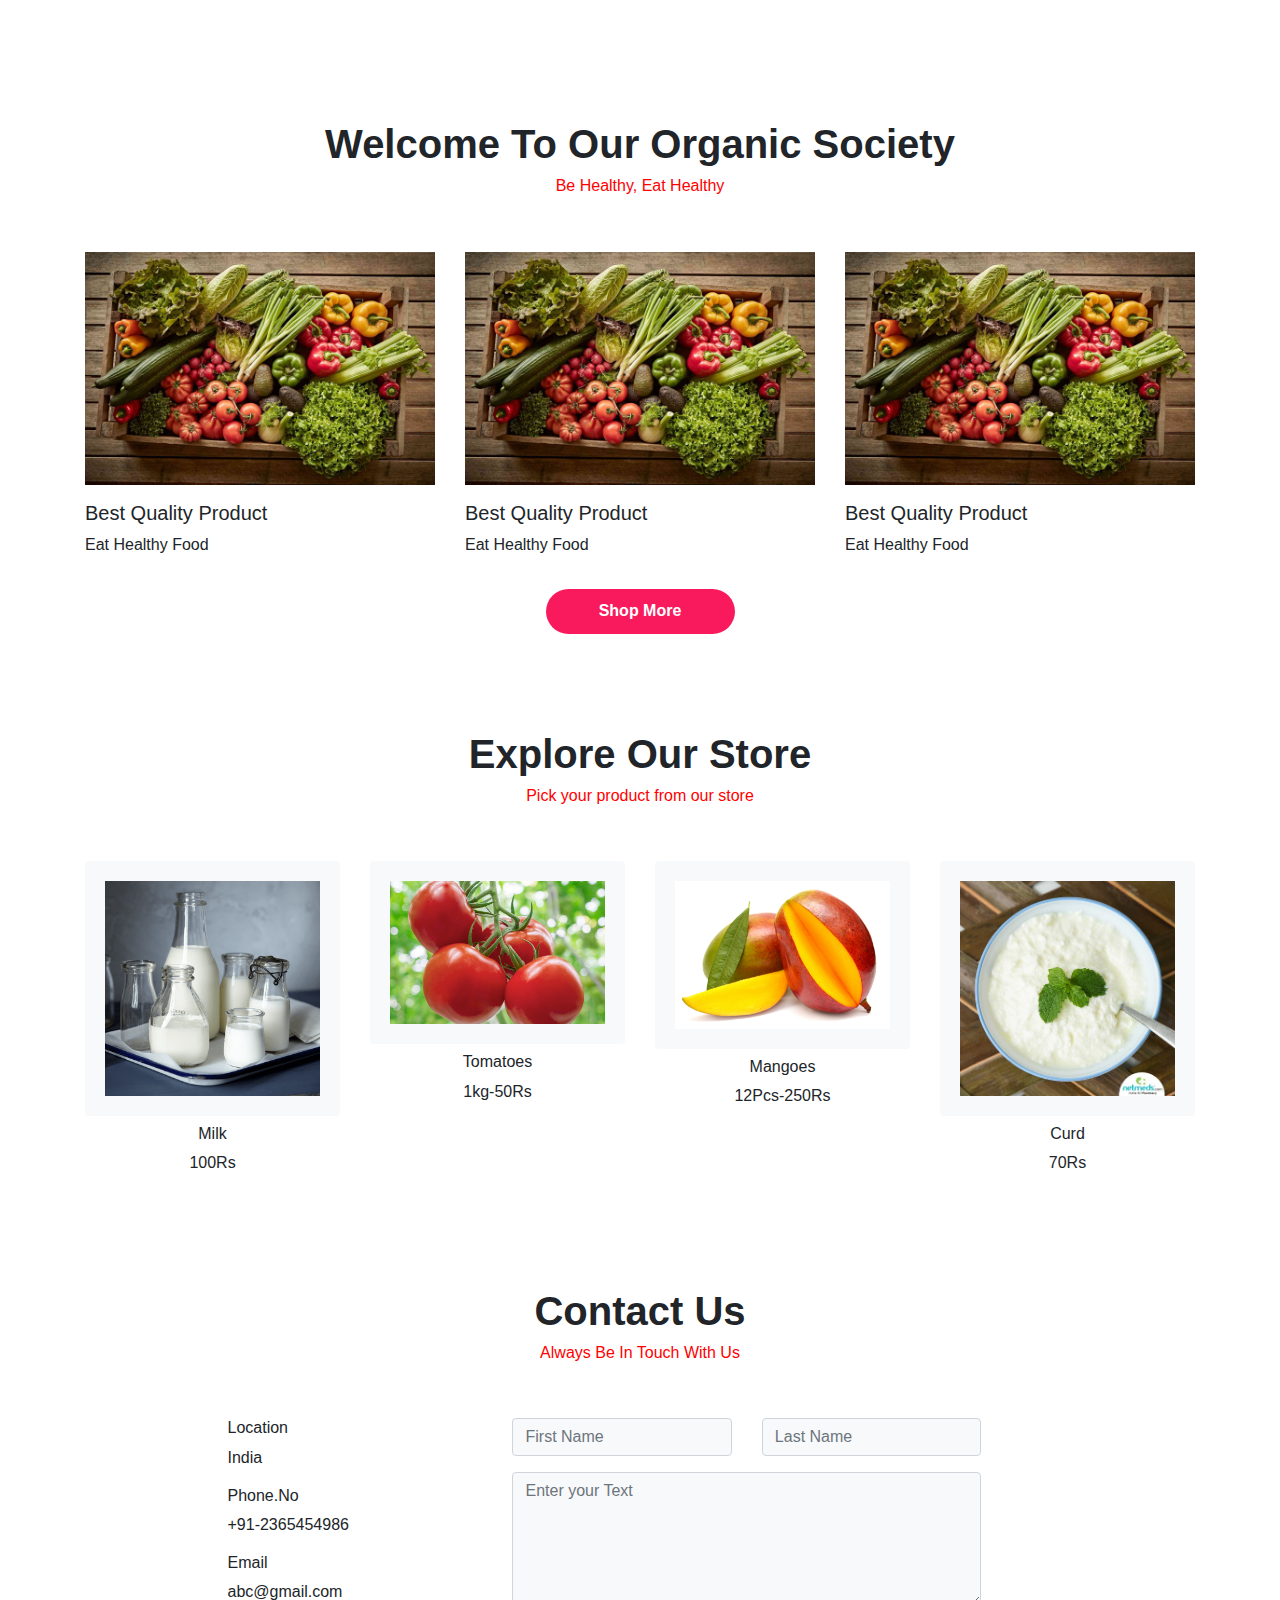
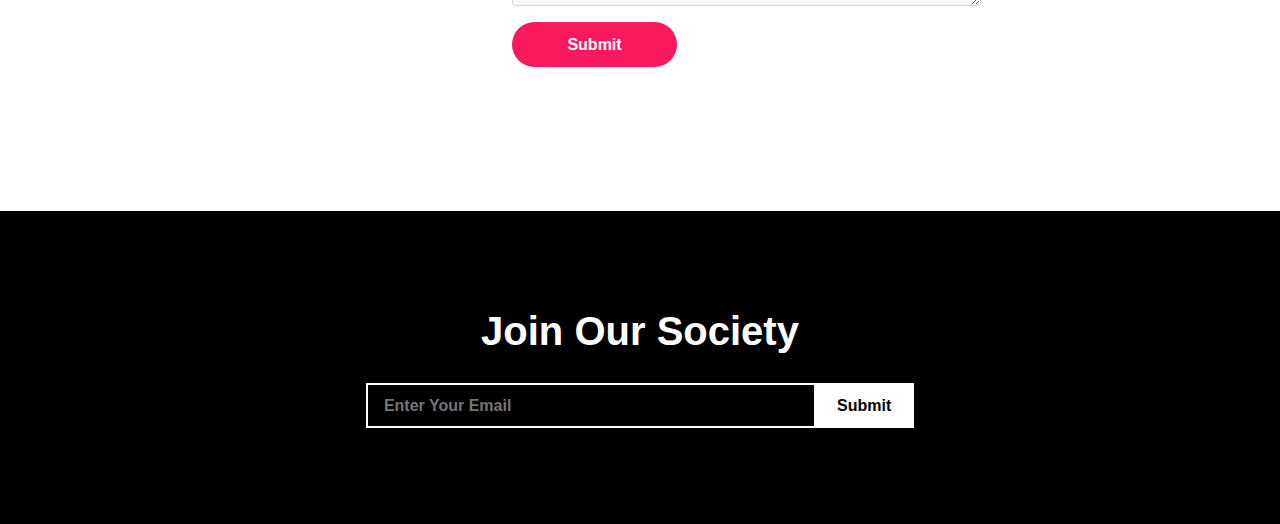
<file: Task-2(i)/index.html>
<!doctype html>
<html lang="en">
  <head>
    <!-- Required meta tags -->
    <meta charset="utf-8">
    <meta name="viewport" content="width=device-width, initial-scale=1, shrink-to-fit=no">

    <link rel="preconnect" href="https://fonts.googleapis.com">
    <link rel="preconnect" href="https://fonts.gstatic.com" crossorigin>
    <link href="https://fonts.googleapis.com/css2?family=Oswald:wght@200..700&family=Playwrite+AT:ital,wght@0,100..400;1,100..400&display=swap" rel="stylesheet">

    <!-- Bootstrap CSS -->
    <link rel="stylesheet" href="https://cdn.jsdelivr.net/npm/bootstrap@4.3.1/dist/css/bootstrap.min.css" integrity="sha384-ggOyR0iXCbMQv3Xipma34MD+dH/1fQ784/j6cY/iJTQUOhcWr7x9JvoRxT2MZw1T" crossorigin="anonymous">
    <link rel="stylesheet" href="./styles.css">
    <title>Responsive Landing Page</title>
  </head>
  <body>
    <nav class="navbar navbar-expand-lg">
        <a class="navbar-brand" href="#">FarmFresh</a>
        <button class="navbar-toggler" type="button" data-toggle="collapse" data-target="#navbarSupportedContent" aria-controls="navbarSupportedContent" aria-expanded="false" aria-label="Toggle navigation">
          <span class="navbar-toggler-icon"></span>
        </button>
      
        <div class="collapse navbar-collapse" id="navbarSupportedContent">
          <ul class="navbar-nav mr-auto">
            <li class="nav-item active">
              <a class="nav-link" href="#">Home <span class="sr-only">(current)</span></a>
            </li>
            <li class="nav-item">
              <a class="nav-link" href="#">Trending</a>
            </li>
            <li class="nav-item">
              <a class="nav-link" href="#">Store</a>
            </li>
            <li class="nav-item">
              <a class="nav-link" href="#">Organic</a>
            </li>
            <li class="nav-item">
                <a class="nav-link" href="#">Contact</a>
              </li>
          </ul>
          <form class="form-inline my-2 my-lg-0">
            <input class=" px-2 search" type="search" placeholder="Search" aria-label="Search">
            <button class="btn0" type="submit">Search</button>
          </form>
        </div>
      </nav>

      <!-- Hero Section -->
      <section class="hero-section">
        <div class="overlay"></div>
        <div class="container py-5">
            <div class="row py-4">
                <div class="col-lg-7 pt-5 text-center">
                    <h1>Nature's Fresh Organics</h1>
                    <button class="btn1 mt-3">More Tips</button>
                </div>
            </div>
        </div>
      </section>

      <section class="product">
        <div class="container py-5">
            <div class="row py-5">
                <div class="col-lg-5 m-auto text-center">
                    <h1>What's Trending</h1>
                    <h6 style="color: red;">Eat Healthy Organic Food</h6>
                </div>
            </div>
            <div class="row">
                <div class="col-lg-3 text-center">
                    <div class="card border-0 bg-light mb-2">
                        <div class="card-body">
                            <img src="./img/diary.png" class="img-fluid" alt="">
                        </div>
                    </div>
                    <h6>Milk</h6>
                    <p>100Rs</p>
                </div>
                <div class="col-lg-3 text-center">
                    <div class="card border-0 bg-light mb-2">
                        <div class="card-body">
                            <img src="./img/tomato.jpeg" class="img-fluid" alt="">
                        </div>
                    </div>
                    <h6>Tomatoes</h6>
                    <p>1kg-50Rs</p>
                </div>
                <div class="col-lg-3 text-center">
                    <div class="card border-0 bg-light mb-2">
                        <div class="card-body">
                            <img src="./img/mango.jpeg" class="img-fluid" alt="">
                        </div>
                    </div>
                    <h6>Mangoes</h6>
                    <p>12Pcs-250Rs</p>
                </div>
                <div class="col-lg-3 text-center">
                    <div class="card border-0 bg-light mb-2">
                        <div class="card-body">
                            <img src="./img/curd.jpg" class="img-fluid" alt="">
                        </div>
                    </div>
                    <h6>Curd</h6>
                    <p>70Rs</p>
                </div>
            </div>
            <div class="row">
                <div class="col-lg-6 text-center m-auto">
                    <button class="btn1">Click For More</button>
                </div>
            </div>
        </div>
    </section>

    <section class="about">
        <div class="container py-5">
            <div class="row py-5">
                <div class="col-lg-8 m-auto text-center">
                    <h1>Welcome To Our Organic Society</h1>
                    <h6 style="color: red;">Be Healthy, Eat Healthy</h6>
                </div>
            </div>
            <div class="row">
                <div class="col-lg-4">
                    <img src="./img/organic.jpg" class="img-fluid mb-3" alt="">
                    <h5>Best Quality Product</h5>
                    <p>Eat Healthy Food</p>
                </div>
                <div class="col-lg-4">
                    <img src="./img/organic.jpg" class="img-fluid mb-3" alt="">
                    <h5>Best Quality Product</h5>
                    <p>Eat Healthy Food</p>
                </div>
                <div class="col-lg-4">
                    <img src="./img/organic.jpg" class="img-fluid mb-3" alt="">
                    <h5>Best Quality Product</h5>
                    <p>Eat Healthy Food</p>
                </div>
            </div>
            <div class="row pt-3">
                <div class="col-lg-6 text-center m-auto">
                    <button class="btn1">Shop More</button>
                </div>
            </div>
        </div>
    </section>

    <section class="shop">
        <div class="container">
            <div class="row py-5">
                <div class="col-lg-8 m-auto text-center">
                    <h1>Explore Our Store</h1>
                    <h6 style="color: red;">Pick your product from our store</h6>
                </div>
            </div>
            <div class="row">
                <div class="col-lg-3 text-center">
                    <div class="card border-0 bg-light mb-2">
                        <div class="card-body">
                            <img src="./img/diary.png" class="img-fluid" alt="">
                        </div>
                    </div>
                    <h6>Milk</h6>
                    <p>100Rs</p>
                </div>
                <div class="col-lg-3 text-center">
                    <div class="card border-0 bg-light mb-2">
                        <div class="card-body">
                            <img src="./img/tomato.jpeg" class="img-fluid" alt="">
                        </div>
                    </div>
                    <h6>Tomatoes</h6>
                    <p>1kg-50Rs</p>
                </div>
                <div class="col-lg-3 text-center">
                    <div class="card border-0 bg-light mb-2">
                        <div class="card-body">
                            <img src="./img/mango.jpeg" class="img-fluid" alt="">
                        </div>
                    </div>
                    <h6>Mangoes</h6>
                    <p>12Pcs-250Rs</p>
                </div>
                <div class="col-lg-3 text-center">
                    <div class="card border-0 bg-light mb-2">
                        <div class="card-body">
                            <img src="./img/curd.jpg" class="img-fluid" alt="">
                        </div>
                    </div>
                    <h6>Curd</h6>
                    <p>70Rs</p>
                </div>
            </div>
        </div>
    </section>

    <section class="contact py-5">
        <div class="container py-5">
            <div class="row">
                <div class="col-lg-5 m-auto text-center">
                    <h1>Contact Us</h1>
                    <h6 style="color: red;">Always Be In Touch With Us</h6>
                </div>
            </div>
            <div class="row py-5">
                <div class="col-lg-9 m-auto">
                    <div class="row">
                        <div class="col-lg-4">
                            <h6>Location</h6>
                            <p>India</p>
                
                            <h6>Phone.No</h6>
                            <p>+91-2365454986</p>
                        
                            <h6>Email</h6>
                            <p>abc@gmail.com</p>
                        </div>
                        <div class="col-lg-7">
                            <div class="row">
                                <div class="col-lg-6">
                                    <input type="text" class="form-control bg-light" placeholder="First Name">
                                </div>
                                <div class="col-lg-6">
                                    <input type="text" class="form-control bg-light" placeholder="Last Name">
                                </div>
                            </div>
                            <div class="row">
                                <div class="col-lg-12 py-3">
                                    <textarea name="" class="form-control bg-light" placeholder="Enter your Text" id="" cols="10" rows="5" ></textarea>
                                </div>
                            </div>
                            <button class="btn1">Submit</button>
                        </div>
                    </div>
                </div>
            </div>
        </div>
    </section>

    <section class="news py-5">
        <div class="container py-5">
            <div class="row">
                <div class="col-lg-9 m-auto text-center">
                    <h1>Join Our Society </h1>
                    <input type="text" class="px-3" placeholder="Enter Your Email">
                    <button class="btn2">Submit</button>
                </div>
            </div>
            
        </div>
    </section>

  </body>
</html>
</file>
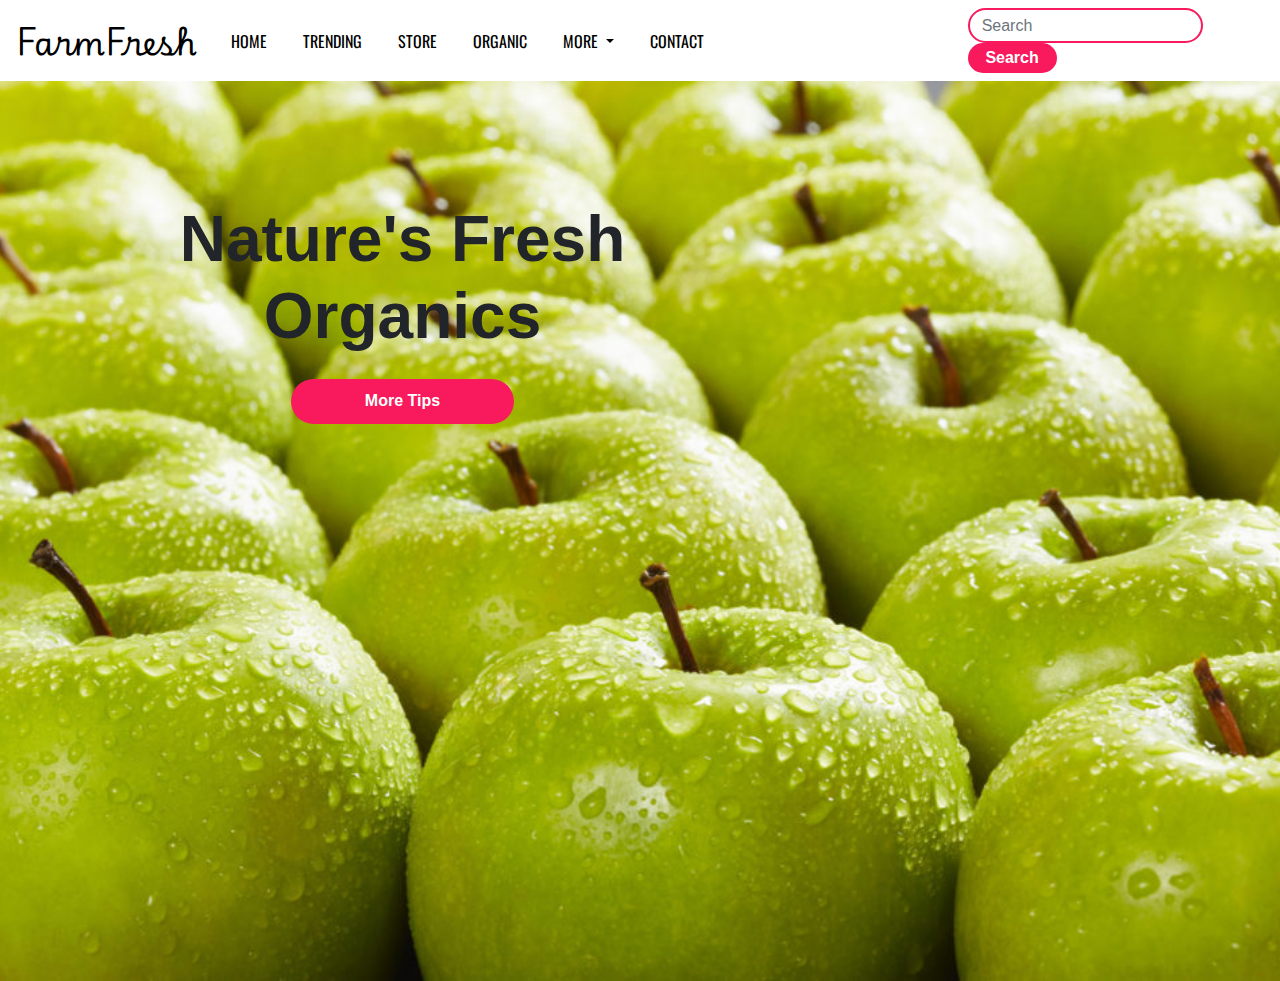
<file: Task-2(ii)/index.html>
<!doctype html>
<html lang="en">
  <head>
    <!-- Required meta tags -->
    <meta charset="utf-8">
    <meta name="viewport" content="width=device-width, initial-scale=1, shrink-to-fit=no">

    <!-- Google Fonts -->
    <link href="https://fonts.googleapis.com/css2?family=Oswald:wght@200;700&family=Playwrite+AT:ital,wght@0,400;1,400&display=swap" rel="stylesheet">

    <!-- Bootstrap CSS -->
    <link rel="stylesheet" href="https://stackpath.bootstrapcdn.com/bootstrap/4.3.1/css/bootstrap.min.css">

    <!-- Custom CSS -->
    <link rel="stylesheet" href="style.css">

    <title>Responsive Landing Page</title>
  </head>
  <body>
    <nav class="navbar navbar-expand-lg">
      <a class="navbar-brand" href="#">FarmFresh</a>
      <button class="navbar-toggler" type="button" data-toggle="collapse" data-target="#navbarNavDropdown" aria-controls="navbarNavDropdown" aria-expanded="false" aria-label="Toggle navigation">
        <span class="navbar-toggler-icon"></span>
      </button>

      <div class="collapse navbar-collapse" id="navbarNavDropdown">
        <ul class="navbar-nav mr-auto">
          <li class="nav-item active">
            <a class="nav-link" href="#">Home <span class="sr-only">(current)</span></a>
          </li>
          <li class="nav-item">
            <a class="nav-link" href="#">Trending</a>
          </li>
          <li class="nav-item">
            <a class="nav-link" href="#">Store</a>
          </li>
          <li class="nav-item">
            <a class="nav-link" href="#">Organic</a>
          </li>
          <li class="nav-item dropdown">
            <a class="nav-link dropdown-toggle" href="#" id="navbarDropdownMenuLink" role="button" data-toggle="dropdown" aria-haspopup="true" aria-expanded="false">
              More
            </a>
            <div class="dropdown-menu" aria-labelledby="navbarDropdownMenuLink">
              <a class="dropdown-item" href="page1.html">Page 1</a>
              <a class="dropdown-item" href="page2.html">Page 2</a>
              <a class="dropdown-item" href="page3.html">Page 3</a>
            </div>
          </li>
          <li class="nav-item">
            <a class="nav-link" href="#">Contact</a>
          </li>
        </ul>
        <form class="form-inline my-2 my-lg-0">
          <input class="form-control mr-sm-2 search" type="search" placeholder="Search" aria-label="Search">
          <button class="btn0 my-2 my-sm-0" type="submit">Search</button>
        </form>
      </div>
    </nav>

    <section class="main">
      <div class="container py-5">
        <div class="row py-4">
          <div class="col-lg-7 pt-5 text-center">
            <h1>Nature's Fresh Organics</h1>
            <button class="btn1 mt-3">More Tips</button>
          </div>
        </div>
      </div>
    </section>

    <!-- Bootstrap JS and dependencies -->
    <script src="https://code.jquery.com/jquery-3.3.1.slim.min.js" crossorigin="anonymous"></script>
    <script src="https://cdnjs.cloudflare.com/ajax/libs/popper.js/1.14.7/umd/popper.min.js" crossorigin="anonymous"></script>
    <script src="https://stackpath.bootstrapcdn.com/bootstrap/4.3.1/js/bootstrap.min.js" crossorigin="anonymous"></script>
  </body>
</html>
</file>
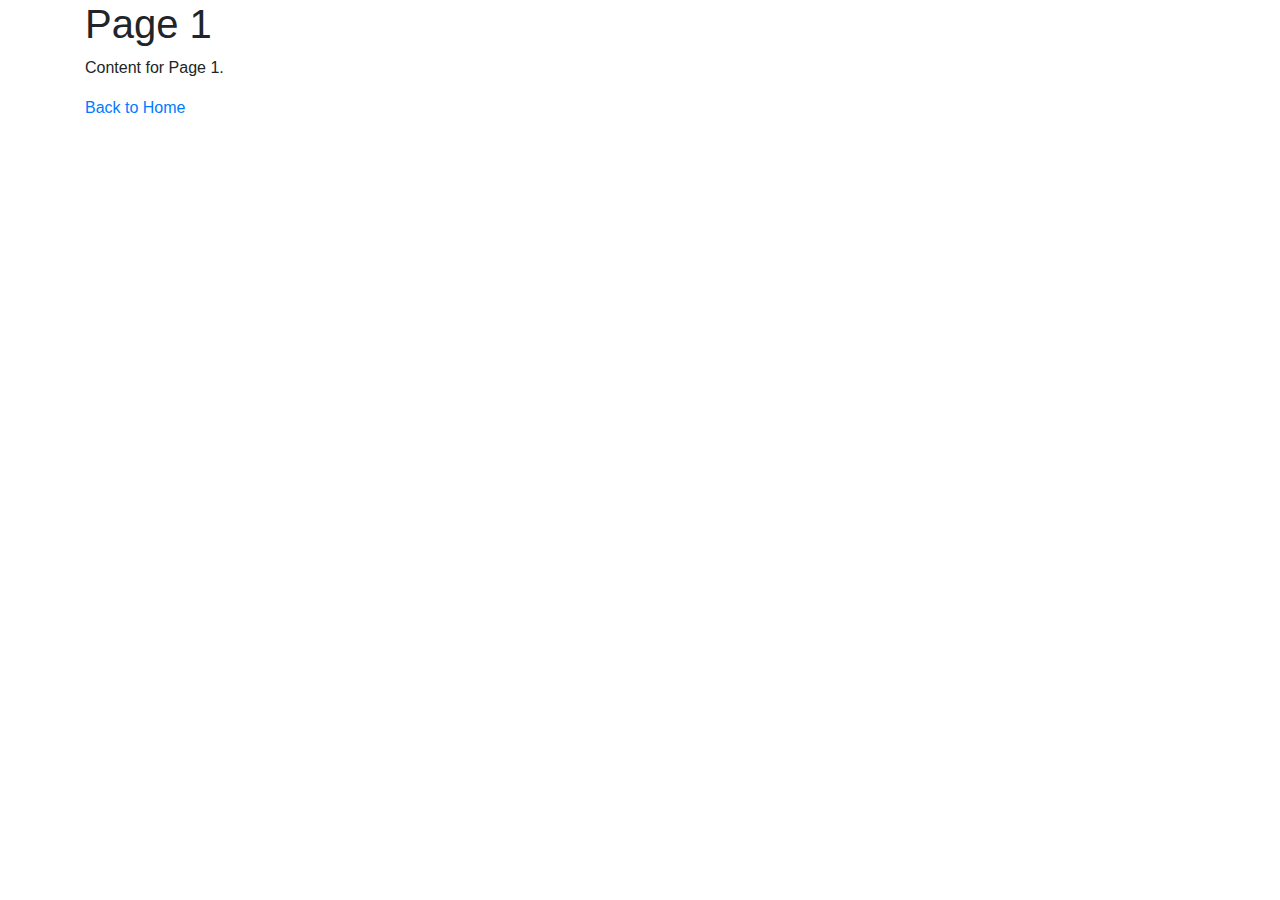
<file: Task-2(ii)/page1.html>
<!doctype html>
<html lang="en">
  <head>
    <!-- Required meta tags -->
    <meta charset="utf-8">
    <meta name="viewport" content="width=device-width, initial-scale=1, shrink-to-fit=no">
    <title>Page 1</title>
    <!-- Bootstrap CSS -->
    <link rel="stylesheet" href="https://stackpath.bootstrapcdn.com/bootstrap/4.3.1/css/bootstrap.min.css">
  </head>
  <body>
    <div class="container">
      <h1>Page 1</h1>
      <p>Content for Page 1.</p>
      <a href="index.html">Back to Home</a>
    </div>
  </body>
</html>
</file>
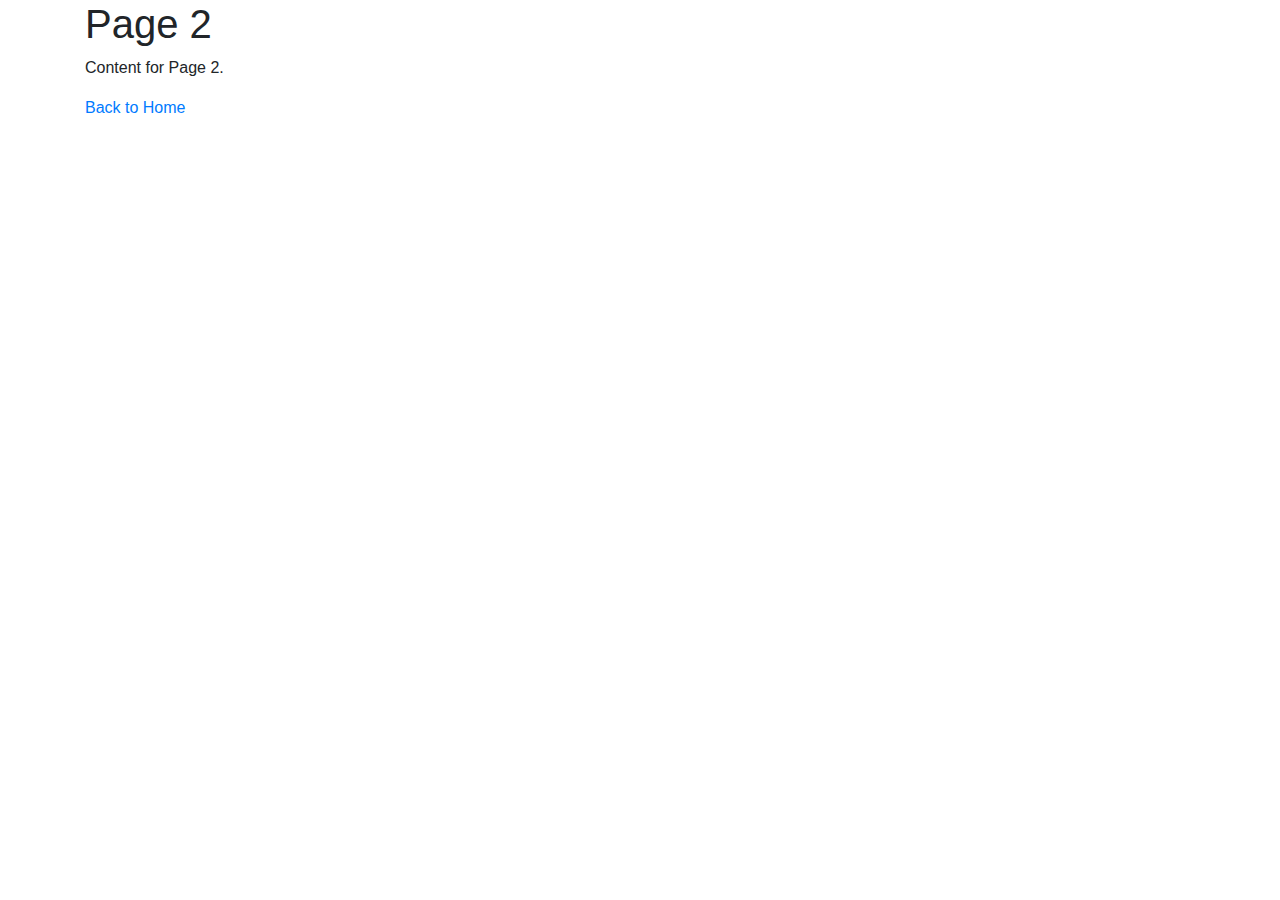
<file: Task-2(ii)/page2.html>
<!doctype html>
<html lang="en">
  <head>
    <!-- Required meta tags -->
    <meta charset="utf-8">
    <meta name="viewport" content="width=device-width, initial-scale=1, shrink-to-fit=no">
    <title>Page 2</title>
    <!-- Bootstrap CSS -->
    <link rel="stylesheet" href="https://stackpath.bootstrapcdn.com/bootstrap/4.3.1/css/bootstrap.min.css">
  </head>
  <body>
    <div class="container">
      <h1>Page 2</h1>
      <p>Content for Page 2.</p>
      <a href="index.html">Back to Home</a>
    </div>
  </body>
</html>
</file>
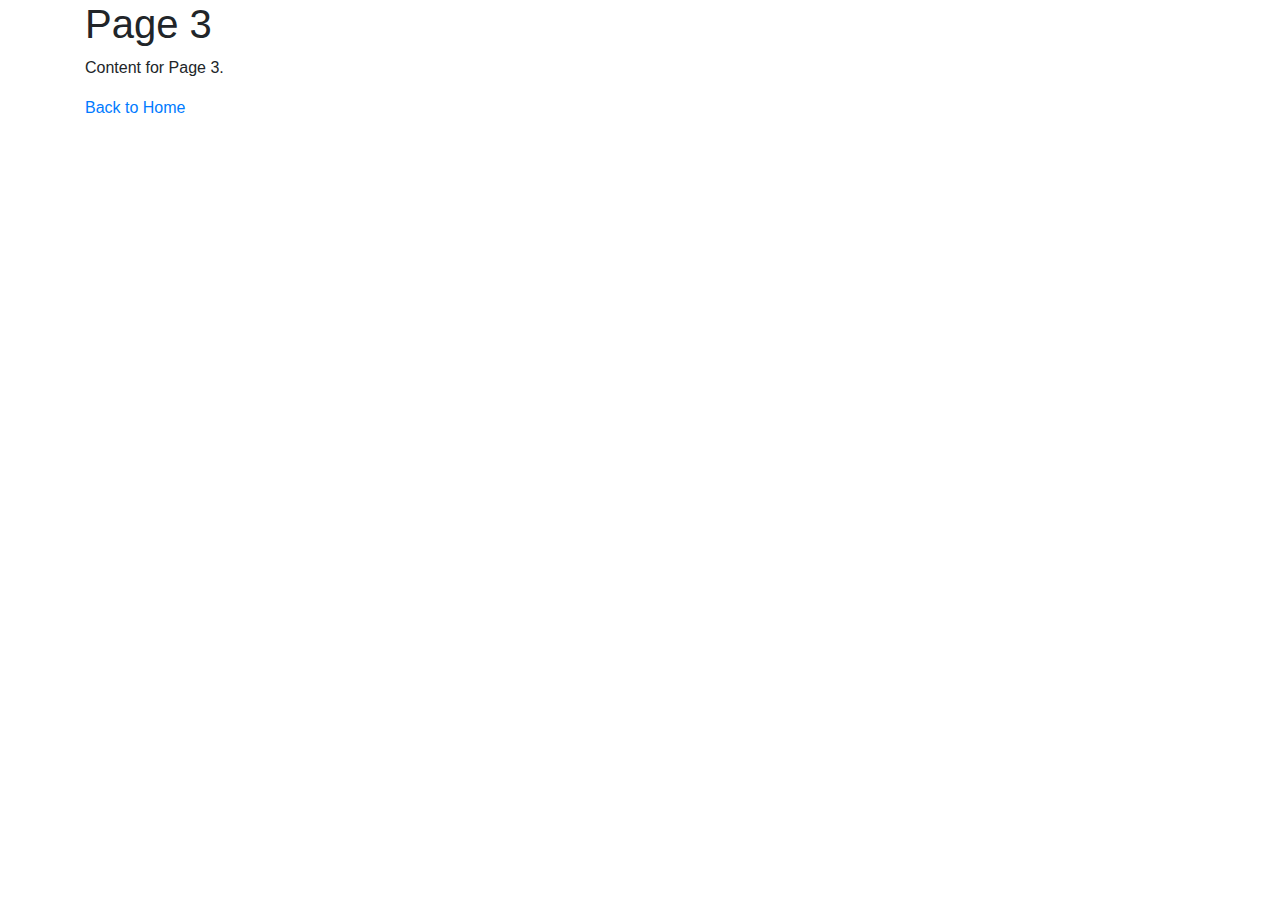
<file: Task-2(ii)/page3.html>
<!doctype html>
<html lang="en">
  <head>
    <!-- Required meta tags -->
    <meta charset="utf-8">
    <meta name="viewport" content="width=device-width, initial-scale=1, shrink-to-fit=no">
    <title>Page 3</title>
    <!-- Bootstrap CSS -->
    <link rel="stylesheet" href="https://stackpath.bootstrapcdn.com/bootstrap/4.3.1/css/bootstrap.min.css">
  </head>
  <body>
    <div class="container">
      <h1>Page 3</h1>
      <p>Content for Page 3.</p>
      <a href="index.html">Back to Home</a>
    </div>
  </body>
</html>
</file>
<file: style.css>
*{
    padding: 0;
    margin: 0;
    box-sizing: border-box;

}
.navbar-brand{
    font-size: 2rem;
    color: black;
    font-family: "Playwrite AT", cursive;
}
.navbar-brand:hover{
    color: black;
}
.nav-link{
    margin-right: 10px;
    margin-left: 10px;
    color: black;
    font-family: "Oswald", sans-serif;
    text-transform: uppercase;

}
.nav-link:hover{
    color: black;
}
.search{
    height: 35px;
    width: 75%;
    border-radius: 60px;
    outline: none;
    margin-right: -60px;
    
    border: 2px solid rgb(248, 26, 92);
}
.btn0{
    height: 30px;
    width: 30%;
    outline: none;
    border: none;
    background: rgb(248, 26, 92);
    color: white;
    border-radius: 60px;
    font-weight: 600;
}
.main{
    background: url(./img/img2.jpg)no-repeat;
    background-size: cover;
    height: 100vh;
    background-position: 50% 50%;
    width: 100%;
}
.main h1{
    font-size: 4rem;
    font-weight: 700;

}
.btn1{
    height: 45px;
    width: 35%;
    border: none;
    outline: none;
    background-color: rgb(248, 26, 92);
    color: white;
    font-weight: 700;
    border-radius: 60px;
}
.btn1:hover{
    background-color: rgb(167, 13, 59);
    transition: 0.5s;
}
h1{
    font-weight: 700;
}
.card:hover{
    -webkit-box-shadow: 2px 2px 25px -2px rgba(0,0,0,0.75);
-moz-box-shadow: 2px 2px 25px -2px rgba(0,0,0,0.75);
box-shadow: 2px 2px 25px -2px rgba(0,0,0,0.75);
transition: 0.5s;

}
.news{
    background-color: black;
    color: white;
}
.btn2{
    height: 45px;
    width: 100px;
    background: white;
    margin-left: -10px;
    border: 2px solid white;
    font-weight: 600;
}
.news input{
    height: 45px;
    width: 55%;
    border: 2px solid white;
    outline: none;
    background: black;
    color: white;
    margin-top: 20px;
    font-weight: 600;
}
.news::placeholder{
    color: white;
}
.news p{
    margin: 0;
}
</file>
<file: Task-1A(ii)/style.css>
*{
    margin: 0;
    padding: 0;
    box-sizing: border-box;
    font-family: 'Poppins', sans-serif;
}
.container{
    width: 100%;
    min-height: 100vh;
    background: #5c539d;
}
.container h2{
    color: white;
    font-size: 32px;
    padding: 50px 0;
    text-align: center;
}
.price-row{
    width: 90%;
    max-width: 1100px;
    margin: auto;
    display: grid;
    grid-template-columns: repeat(auto-fit, minmax(250px, 1fr));
    grid-gap: 25px;
}
.price-col{
    background: #1f283b;
    padding: 10% 15%;
    border-radius: 10px;
    color: #fff;
    text-align: center;
}
.price-col p{
    font-size: 22px;
}
.price-col h3{
    font-size: 44px;
    margin: 20px 0 40px;
    font-weight: 500;
}
.price-col h3 span{
    font-size: 16px;
}
.price-col ul{
    text-align: left;
    margin: 20px 0;
    color: #ddd;
    list-style: none;
}
.price-col ul li{
    margin: 15px 0;

}
.price-col ul li::before{
    content: '\2022';
    color: #e33058;
    font-weight: bold;
    margin-right: 8px;

}
.price-col button{
    width: 100%;
    padding: 14px 0;
    background: transparent;
    color: white;
    font-size: 15px;
    border: 1px solid #e33058;
    border-radius: 6px;
    margin-top: 30px;
    cursor: pointer;
    transform: background 0.5s;
}
.price-col button:hover{
    background: #e33058;
}
</file>
<file: Task-1A/style.css>
*{
    padding: 0;
    margin: 0;
    box-sizing: border-box;

}
.navbar-brand{
    font-size: 2rem;
    color: black;
    font-family: "Playwrite AT", cursive;
}
.navbar-brand:hover{
    color: black;
}
.nav-link{
    margin-right: 10px;
    margin-left: 10px;
    color: black;
    font-family: "Oswald", sans-serif;
    text-transform: uppercase;

}
.nav-link:hover{
    color: black;
}
.search{
    height: 35px;
    width: 75%;
    border-radius: 60px;
    outline: none;
    margin-right: -60px;
    
    border: 2px solid rgb(248, 26, 92);
}
.btn0{
    height: 30px;
    width: 30%;
    outline: none;
    border: none;
    background: rgb(248, 26, 92);
    color: white;
    border-radius: 60px;
    font-weight: 600;
}
.main{
    background: url(./img/img2.jpg)no-repeat;
    background-size: cover;
    height: 100vh;
    background-position: 50% 50%;
    width: 100%;
}
.main h1{
    font-size: 4rem;
    font-weight: 700;

}
.btn1{
    height: 45px;
    width: 35%;
    border: none;
    outline: none;
    background-color: rgb(248, 26, 92);
    color: white;
    font-weight: 700;
    border-radius: 60px;
}
.btn1:hover{
    background-color: rgb(167, 13, 59);
    transition: 0.5s;
}
h1{
    font-weight: 700;
}
.card:hover{
    -webkit-box-shadow: 2px 2px 25px -2px rgba(0,0,0,0.75);
-moz-box-shadow: 2px 2px 25px -2px rgba(0,0,0,0.75);
box-shadow: 2px 2px 25px -2px rgba(0,0,0,0.75);
transition: 0.5s;

}
.news{
    background-color: black;
    color: white;
}
.btn2{
    height: 45px;
    width: 100px;
    background: white;
    margin-left: -10px;
    border: 2px solid white;
    font-weight: 600;
}
.news input{
    height: 45px;
    width: 55%;
    border: 2px solid white;
    outline: none;
    background: black;
    color: white;
    margin-top: 20px;
    font-weight: 600;
}
.news::placeholder{
    color: white;
}
.news p{
    margin: 0;
}
</file>
<file: Task-2(i)/styles.css>
* {
    padding: 0;
    margin: 0;
    box-sizing: border-box;
}

.navbar-brand {
    font-size: 2rem;
    color: black;
    font-family: "Playwrite AT", cursive;
}

.navbar-brand:hover {
    color: black;
}

.nav-link {
    margin-right: 10px;
    margin-left: 10px;
    color: black;
    font-family: "Oswald", sans-serif;
    text-transform: uppercase;
}

.nav-link:hover {
    color: black;
}

.search {
    height: 35px;
    width: 75%;
    border-radius: 60px;
    outline: none;
    margin-right: -60px;
    border: 2px solid rgb(248, 26, 92);
}

.btn0 {
    height: 30px;
    width: 30%;
    outline: none;
    border: none;
    background: rgb(248, 26, 92);
    color: white;
    border-radius: 60px;
    font-weight: 600;
}

/* Hero Section */
.hero-section {
    position: relative;
    background: url('./img/img2.jpg') no-repeat center center/cover;
    height: 100vh;
    display: flex;
    align-items: center;
    justify-content: center;
    color: white;
}

.hero-section .overlay {
    position: absolute;
    top: 0;
    left: 0;
    width: 100%;
    height: 100%;
    background: rgba(0, 0, 0, 0.5);
}

.hero-section h1 {
    font-size: 4rem;
    font-weight: 700;
    z-index: 1;
}

.hero-section .btn1 {
    height: 45px;
    width: 35%;
    border: none;
    outline: none;
    background-color: rgb(248, 26, 92);
    color: white;
    font-weight: 700;
    border-radius: 60px;
    z-index: 1;
}

.hero-section .btn1:hover {
    background-color: rgb(167, 13, 59);
    transition: 0.5s;
}

.main h1 {
    font-size: 4rem;
    font-weight: 700;
}

.btn1 {
    height: 45px;
    width: 35%;
    border: none;
    outline: none;
    background-color: rgb(248, 26, 92);
    color: white;
    font-weight: 700;
    border-radius: 60px;
}

.btn1:hover {
    background-color: rgb(167, 13, 59);
    transition: 0.5s;
}

h1 {
    font-weight: 700;
}

.card:hover {
    -webkit-box-shadow: 2px 2px 25px -2px rgba(0, 0, 0, 0.75);
    -moz-box-shadow: 2px 2px 25px -2px rgba(0, 0, 0, 0.75);
    box-shadow: 2px 2px 25px -2px rgba(0, 0, 0, 0.75);
    transition: 0.5s;
}

.news {
    background-color: black;
    color: white;
}

.btn2 {
    height: 45px;
    width: 100px;
    background: white;
    margin-left: -10px;
    border: 2px solid white;
    font-weight: 600;
}

.news input {
    height: 45px;
    width: 55%;
    border: 2px solid white;
    outline: none;
    background: black;
    color: white;
    margin-top: 20px;
    font-weight: 600;
}

.news::placeholder {
    color: white;
}

.news p {
    margin: 0;
}
</file>
<file: Task-2(ii)/style.css>
* {
    padding: 0;
    margin: 0;
    box-sizing: border-box;
}

.navbar-brand {
    font-size: 2rem;
    color: black;
    font-family: "Playwrite AT", cursive;
}

.navbar-brand:hover {
    color: black;
}

.nav-link {
    margin-right: 10px;
    margin-left: 10px;
    color: black;
    font-family: "Oswald", sans-serif;
    text-transform: uppercase;
}

.nav-link:hover {
    color: black;
}

.search {
    height: 35px;
    width: 75%;
    border-radius: 60px;
    outline: none;
    margin-right: -60px;
    border: 2px solid rgb(248, 26, 92);
}

.btn0 {
    height: 30px;
    width: 30%;
    outline: none;
    border: none;
    background: rgb(248, 26, 92);
    color: white;
    border-radius: 60px;
    font-weight: 600;
}

.main {
    background: url(./img/img2.jpg) no-repeat;
    background-size: cover;
    height: 100vh;
    background-position: 50% 50%;
    width: 100%;
}

.main h1 {
    font-size: 4rem;
    font-weight: 700;
}

.btn1 {
    height: 45px;
    width: 35%;
    border: none;
    outline: none;
    background-color: rgb(248, 26, 92);
    color: white;
    font-weight: 700;
    border-radius: 60px;
}

.btn1:hover {
    background-color: rgb(167, 13, 59);
    transition: 0.5s;
}

h1 {
    font-weight: 700;
}

.card:hover {
    -webkit-box-shadow: 2px 2px 25px -2px rgba(0, 0, 0, 0.75);
    -moz-box-shadow: 2px 2px 25px -2px rgba(0, 0, 0, 0.75);
    box-shadow: 2px 2px 25px -2px rgba(0, 0, 0, 0.75);
    transition: 0.5s;
}

.news {
    background-color: black;
    color: white;
}

.btn2 {
    height: 45px;
    width: 100px;
    background: white;
    margin-left: -10px;
    border: 2px solid white;
    font-weight: 600;
}

.news input {
    height: 45px;
    width: 55%;
    border: 2px solid white;
    outline: none;
    background: black;
    color: white;
    margin-top: 20px;
    font-weight: 600;
}

.news::placeholder {
    color: white;
}

.news p {
    margin: 0;
}
</file>
